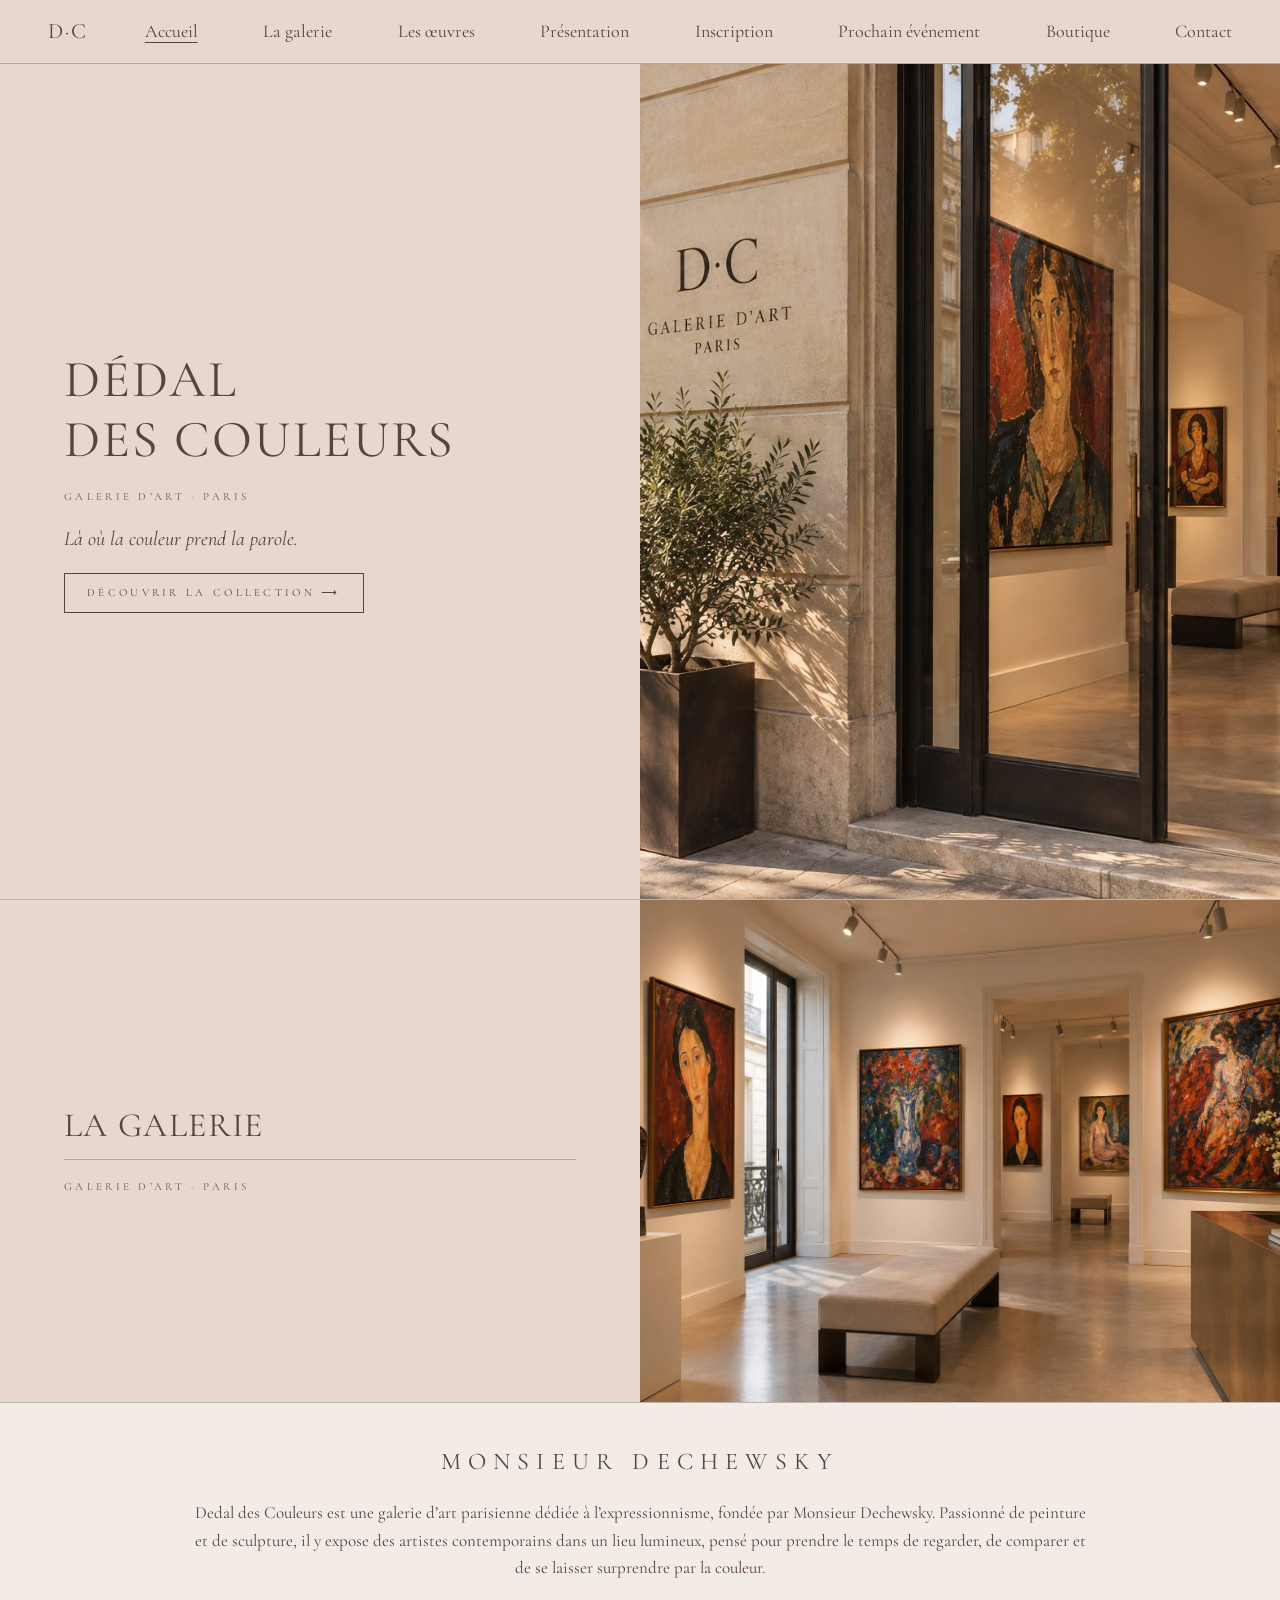
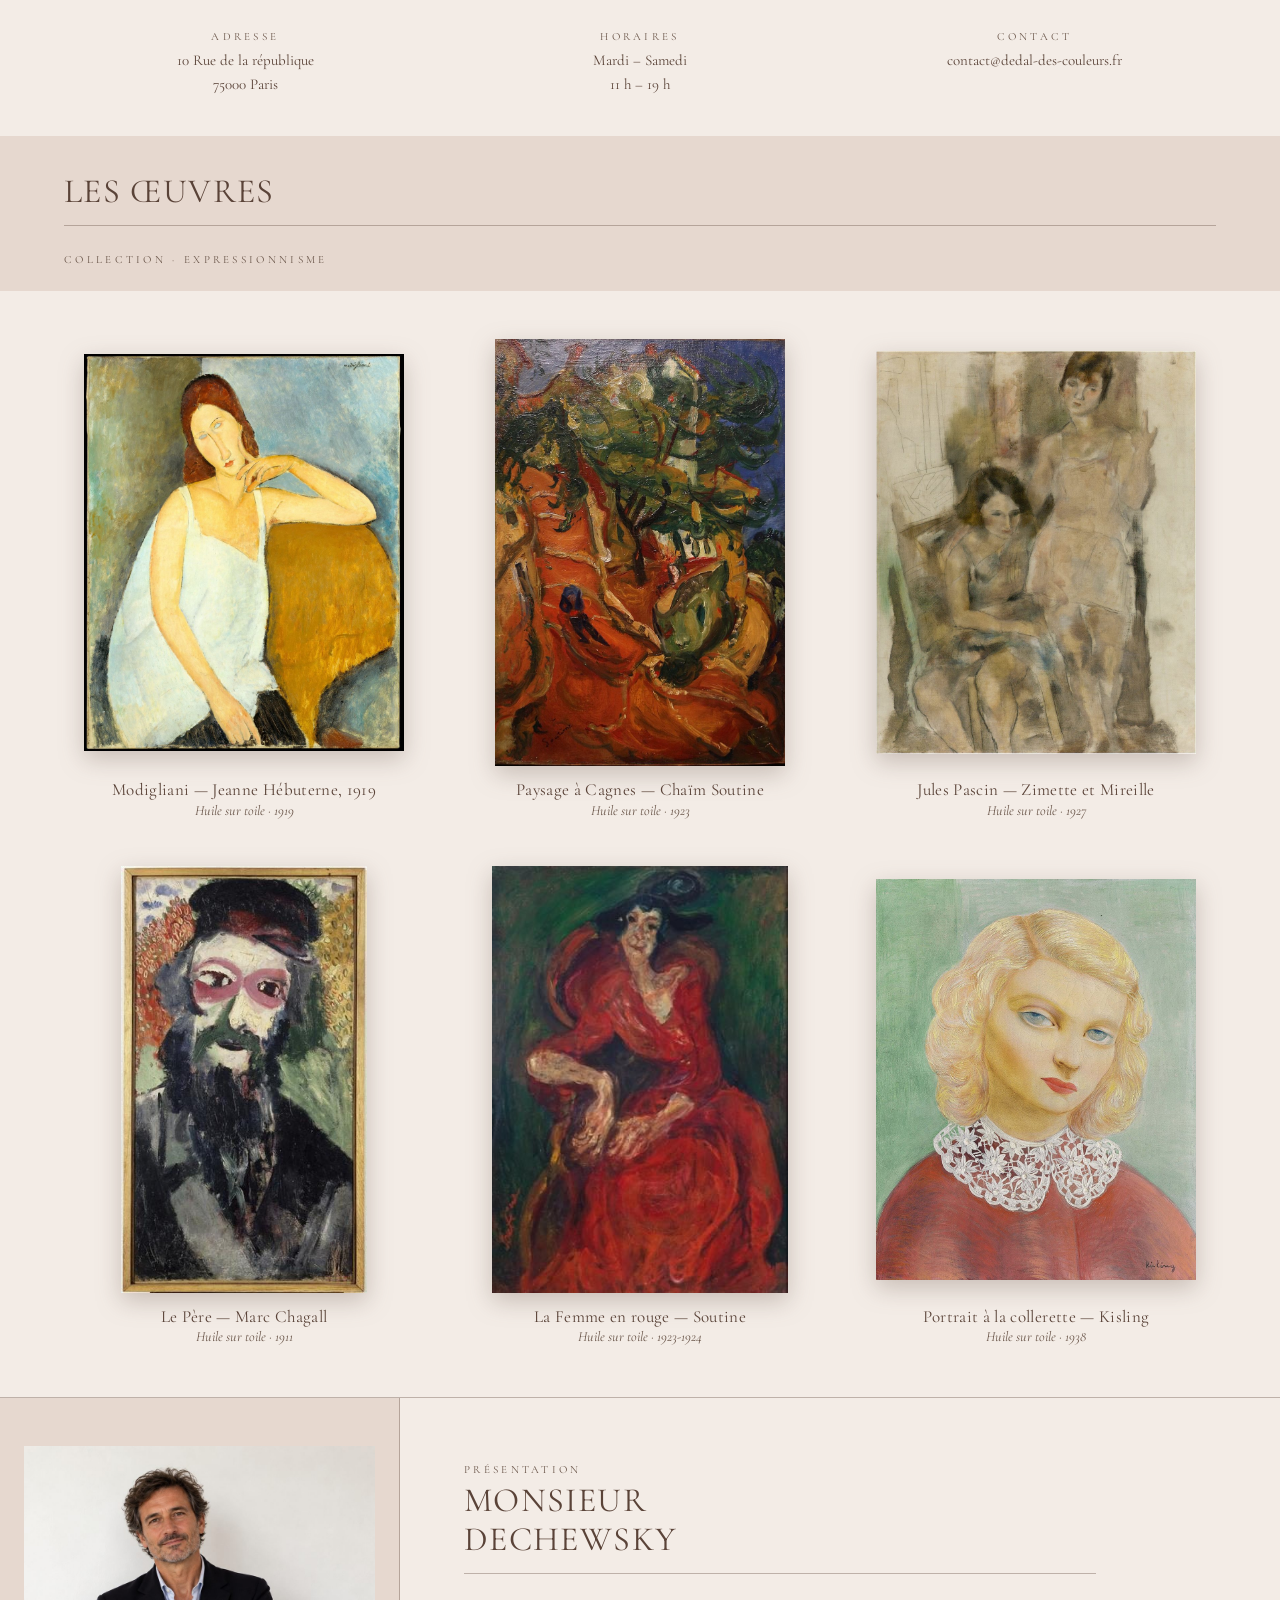
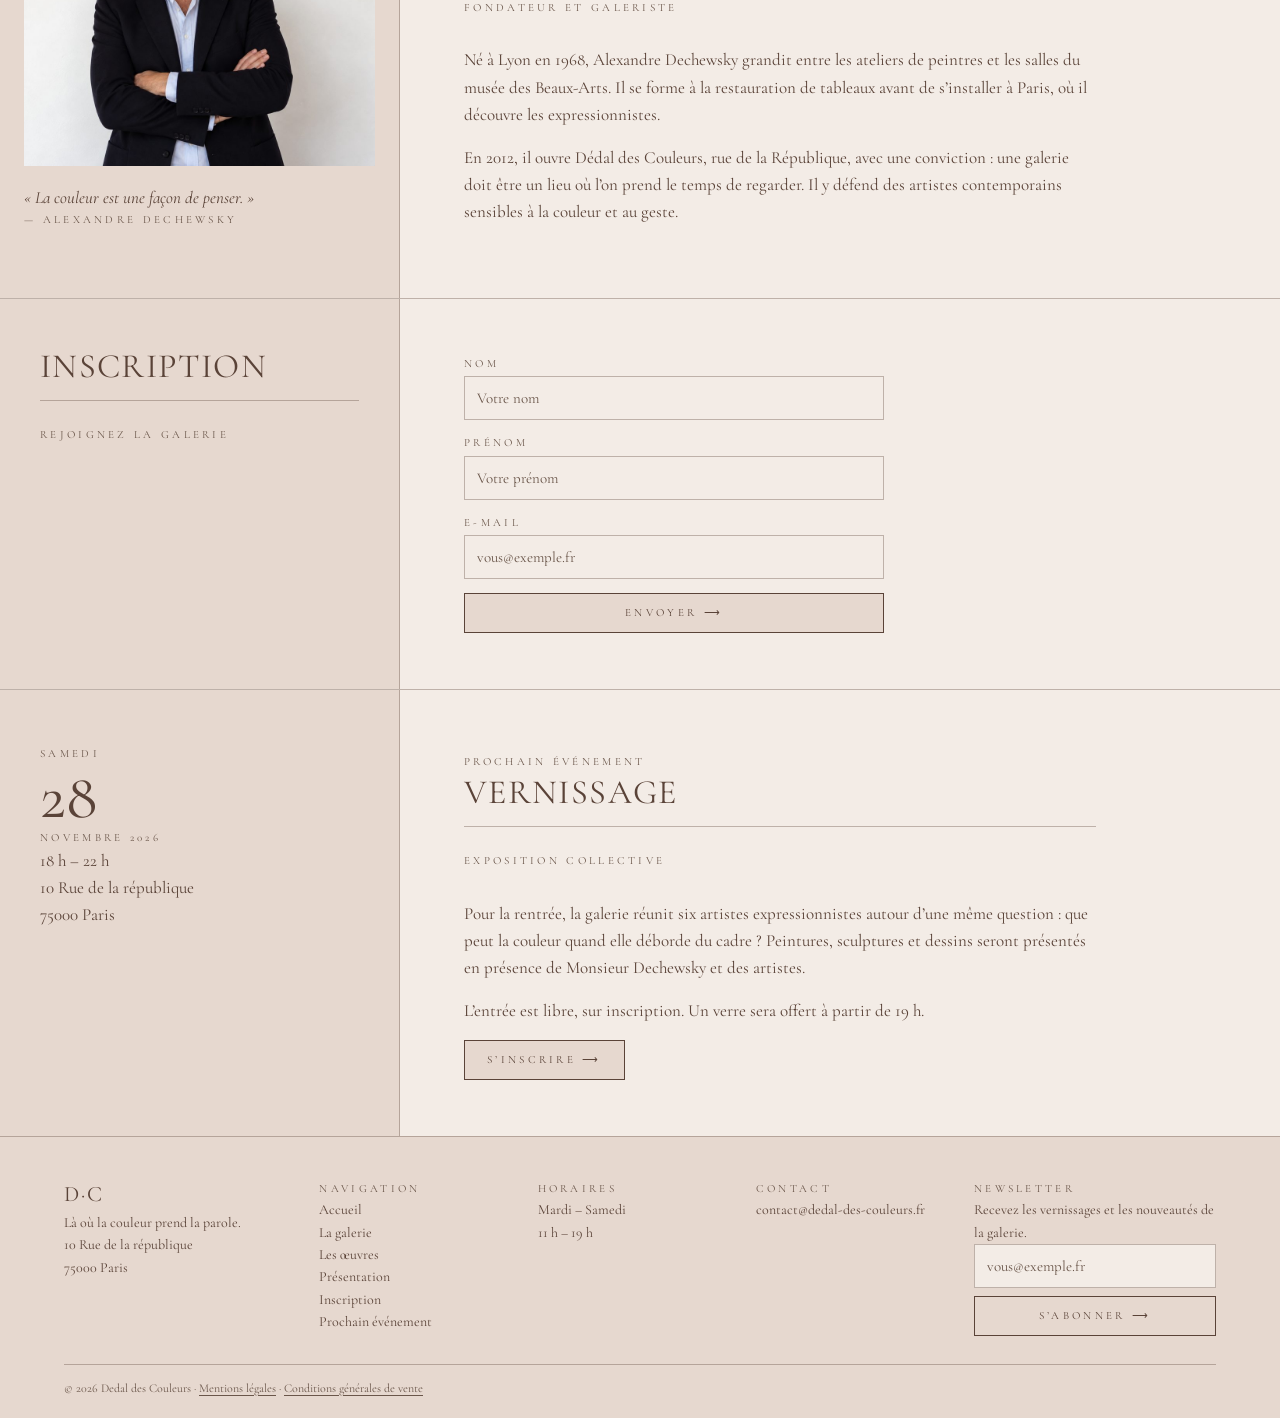
<file: index.html>
<!DOCTYPE html>
<html lang="fr">
<head>
<meta charset="UTF-8">
<meta name="viewport" content="width=device-width, initial-scale=1">
<title>Dédal des Couleurs — Galerie d’art expressionniste à Paris</title>
<meta name="description" content="Galerie d’art parisienne dédiée à l’expressionnisme : collection, vernissage du 28 novembre 2026 et œuvres originales à acquérir.">
<link rel="canonical" href="https://matlagg06.github.io/dedal-des-couleurs/index.html">
<meta property="og:type" content="website"><meta property="og:locale" content="fr_FR">
<meta property="og:title" content="Dédal des Couleurs — Galerie d’art expressionniste à Paris"><meta property="og:description" content="Galerie d’art parisienne dédiée à l’expressionnisme : collection, vernissage du 28 novembre 2026 et œuvres originales à acquérir."><meta property="og:url" content="https://matlagg06.github.io/dedal-des-couleurs/index.html">
<meta property="og:image" content="https://matlagg06.github.io/dedal-des-couleurs/images/facade-galerie.jpg">
<link rel="preconnect" href="https://fonts.googleapis.com">
<link href="https://fonts.googleapis.com/css2?family=Cormorant+Garamond:ital,wght@0,400;0,500;1,400&display=swap" rel="stylesheet">
<link rel="stylesheet" href="css/style.css">
</head>
<body>
<header class="nav">
  <a class="logo" href="index.html" aria-label="Dédal des Couleurs — accueil">D·C</a>
  <input type="checkbox" id="menu" class="menu-toggle" aria-label="Ouvrir ou fermer le menu">
  <label for="menu" class="burger"><span></span></label>
  <nav aria-label="Navigation principale"><ul><li><a href="index.html" aria-current="page">Accueil</a></li><li><a href="index.html#galerie">La galerie</a></li><li><a href="index.html#oeuvres">Les œuvres</a></li><li><a href="index.html#presentation">Présentation</a></li><li><a href="index.html#inscription">Inscription</a></li><li><a href="index.html#evenement">Prochain événement</a></li><li><a href="boutique.html">Boutique</a></li><li><a href="contact.html">Contact</a></li></ul></nav>
</header>
<main>
<section class="hero" id="accueil">
  <div class="hero-texte">
    <h1>Dédal<br>des Couleurs</h1>
    <span class="label">Galerie d’art · Paris</span>
    <p>Là où la couleur prend la parole.</p>
    <a class="btn" href="#oeuvres">Découvrir la collection ⟶</a>
  </div>
  <img class="hero-img" src="images/facade-galerie.jpg" alt="Façade de la galerie D·C, galerie d’art à Paris" width="1536" height="1024" fetchpriority="high" decoding="async">
</section>

<section id="galerie">
  <div class="galerie">
    <div class="titre"><h2>La galerie</h2><hr class="filet"><span class="label">Galerie d’art · Paris</span></div>
    <img class="img" src="images/salle-galerie.jpg" alt="Salle de la galerie avec des œuvres expressionnistes accrochées aux murs" width="1536" height="1024" loading="lazy" decoding="async">
  </div>
  <div class="infos">
    <span class="label">Monsieur Dechewsky</span>
    <p>Dedal des Couleurs est une galerie d’art parisienne dédiée à l’expressionnisme, fondée par Monsieur Dechewsky. Passionné de peinture et de sculpture, il y expose des artistes contemporains dans un lieu lumineux, pensé pour prendre le temps de regarder, de comparer et de se laisser surprendre par la couleur.</p>
  </div>
  <div class="infos-cols">
    <div><span class="label">Adresse</span><p>10 Rue de la république<br>75000 Paris</p></div>
    <div><span class="label">Horaires</span><p>Mardi – Samedi<br>11 h – 19 h</p></div>
    <div><span class="label">Contact</span><p>contact@dedal-des-couleurs.fr</p></div>
  </div>
</section>

<section id="oeuvres">
  <div class="oeuvres"><h2>Les œuvres</h2><hr class="filet"><span class="label">Collection · Expressionnisme</span></div>
  <div class="grille"><article class="carte"><img class="toile" src="images/oeuvre-1-modigliani.jpg" alt="Modigliani, Jeanne Hébuterne, 1919" width="968" height="1200" loading="lazy" decoding="async"><h3>Modigliani — Jeanne Hébuterne, 1919</h3><p class="detail">Huile sur toile · 1919</p></article><article class="carte"><img class="toile" src="images/oeuvre-2-soutine-cagnes.jpg" alt="Chaïm Soutine, Paysage à Cagnes, 1923" width="817" height="1200" loading="lazy" decoding="async"><h3>Paysage à Cagnes — Chaïm Soutine</h3><p class="detail">Huile sur toile · 1923</p></article><article class="carte"><img class="toile" src="images/oeuvre-3-pascin.jpg" alt="Jules Pascin, Zimette et Mireille, 1927" width="952" height="1200" loading="lazy" decoding="async"><h3>Jules Pascin — Zimette et Mireille</h3><p class="detail">Huile sur toile · 1927</p></article><article class="carte"><img class="toile" src="images/oeuvre-4-chagall.jpg" alt="Marc Chagall, Le Père, 1911" width="462" height="800" loading="lazy" decoding="async"><h3>Le Père — Marc Chagall</h3><p class="detail">Huile sur toile · 1911</p></article><article class="carte"><img class="toile" src="images/oeuvre-5-soutine-rouge.jpg" alt="Chaïm Soutine, La Femme en rouge, 1923-1924" width="346" height="500" loading="lazy" decoding="async"><h3>La Femme en rouge — Soutine</h3><p class="detail">Huile sur toile · 1923-1924</p></article><article class="carte"><img class="toile" src="images/oeuvre-6-kisling.jpg" alt="Moïse Kisling, Portrait à la collerette, 1938" width="958" height="1200" loading="lazy" decoding="async"><h3>Portrait à la collerette — Kisling</h3><p class="detail">Huile sur toile · 1938</p></article></div>
</section>

<section class="split split-presentation" id="presentation">
  <div class="gauche">
    <img class="portrait" src="images/dechewsky.jpg" alt="Portrait de Monsieur Dechewsky, fondateur de la galerie" width="900" height="822" loading="lazy" decoding="async">
    <p class="citation">« La couleur est une façon de penser. »</p>
    <p class="label">— Alexandre Dechewsky</p>
  </div>
  <div class="droite">
    <span class="label">Présentation</span>
    <h2>Monsieur<br>Dechewsky</h2><hr class="filet">
    <span class="label">Fondateur et galeriste</span><br><br>
    <p>Né à Lyon en 1968, Alexandre Dechewsky grandit entre les ateliers de peintres et les salles du musée des Beaux-Arts. Il se forme à la restauration de tableaux avant de s’installer à Paris, où il découvre les expressionnistes.</p>
    <p>En 2012, il ouvre Dédal des Couleurs, rue de la République, avec une conviction : une galerie doit être un lieu où l’on prend le temps de regarder. Il y défend des artistes contemporains sensibles à la couleur et au geste.</p>
  </div>
</section>

<section class="split" id="inscription">
  <div class="gauche"><h2>Inscription</h2><hr class="filet"><span class="label">Rejoignez la galerie</span></div>
  <div class="droite">
    <form>
      <label><span class="label">Nom</span><input type="text" placeholder="Votre nom" required></label>
      <label><span class="label">Prénom</span><input type="text" placeholder="Votre prénom" required></label>
      <label><span class="label">E-mail</span><input type="email" placeholder="vous@exemple.fr" required></label>
      <button class="btn" type="submit">Envoyer ⟶</button>
    </form>
  </div>
</section>

<section class="split" id="evenement">
  <div class="gauche">
    <span class="label">Samedi</span>
    <p class="date-grand">28</p>
    <p class="label">Novembre 2026</p>
    <p>18 h – 22 h<br>10 Rue de la république<br>75000 Paris</p>
  </div>
  <div class="droite">
    <span class="label">Prochain événement</span>
    <h2>Vernissage</h2><hr class="filet">
    <span class="label">Exposition collective</span><br><br>
    <p>Pour la rentrée, la galerie réunit six artistes expressionnistes autour d’une même question : que peut la couleur quand elle déborde du cadre ? Peintures, sculptures et dessins seront présentés en présence de Monsieur Dechewsky et des artistes.</p>
    <p>L’entrée est libre, sur inscription. Un verre sera offert à partir de 19 h.</p>
    <a class="btn" href="#inscription">S’inscrire ⟶</a>
  </div>
</section>


</main>
<footer>
  <div class="pied">
    <div><p class="logo">D·C</p><p>Là où la couleur prend la parole.</p><p>10 Rue de la république<br>75000 Paris</p></div>
    <div><span class="label">Navigation</span><ul><li><a href="index.html">Accueil</a></li><li><a href="index.html#galerie">La galerie</a></li><li><a href="index.html#oeuvres">Les œuvres</a></li><li><a href="index.html#presentation">Présentation</a></li><li><a href="index.html#inscription">Inscription</a></li><li><a href="index.html#evenement">Prochain événement</a></li></ul></div>
    <div><span class="label">Horaires</span><p>Mardi – Samedi<br>11 h – 19 h</p></div>
    <div><span class="label">Contact</span><p>contact@dedal-des-couleurs.fr</p></div>
    <div><span class="label">Newsletter</span><p>Recevez les vernissages et les nouveautés de la galerie.</p>
      <form><input type="email" placeholder="vous@exemple.fr" aria-label="E-mail"><button class="btn" type="submit">S’abonner ⟶</button></form></div>
  </div>
  <p class="copy">© 2026 Dedal des Couleurs · <a href="mentions-legales.html">Mentions légales</a> · <a href="cgv.html">Conditions générales de vente</a></p>
</footer>
<script type="application/ld+json">{"@context":"https://schema.org","@type":"ArtGallery","name":"Dedal des Couleurs","address":{"@type":"PostalAddress","streetAddress":"10 Rue de la république","postalCode":"75000","addressLocality":"Paris","addressCountry":"FR"},"openingHours":"Tu-Sa 11:00-19:00","email":"contact@dedal-des-couleurs.fr"}</script>
</body>
</html>
</file>
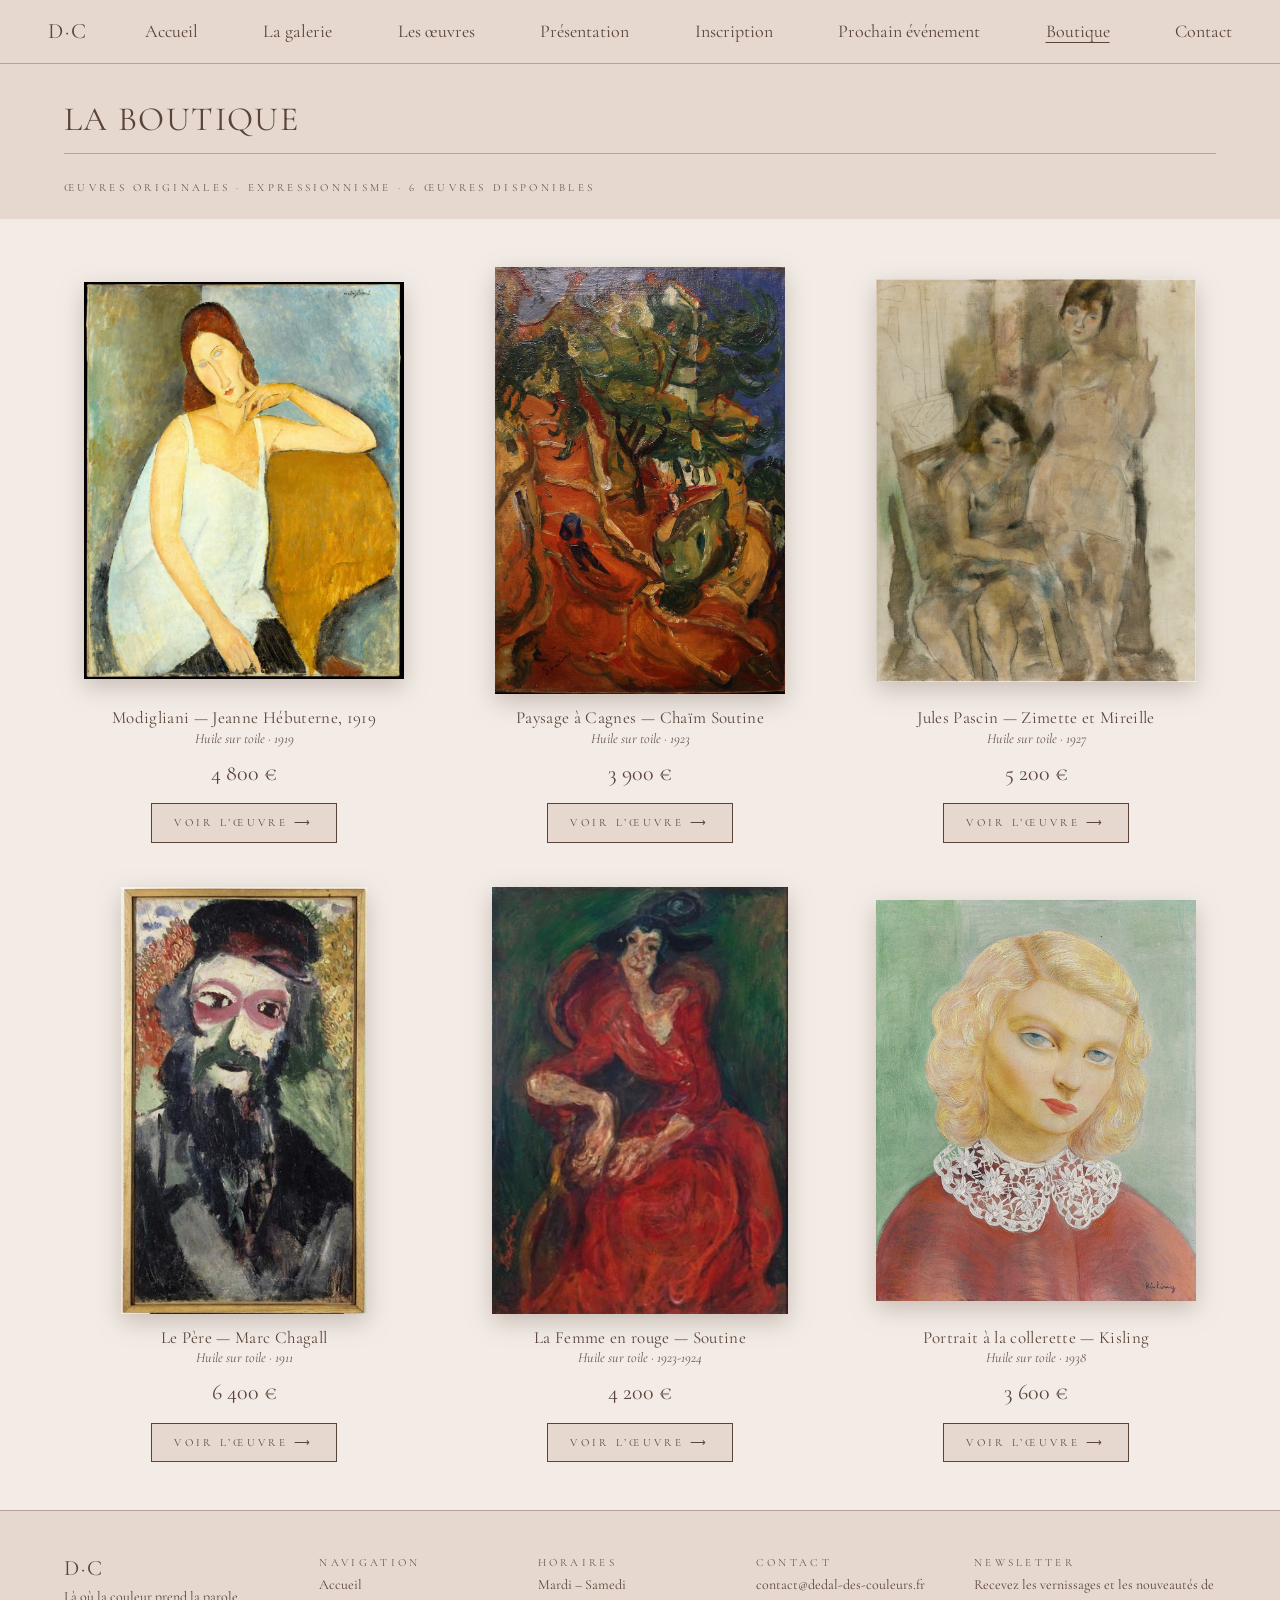
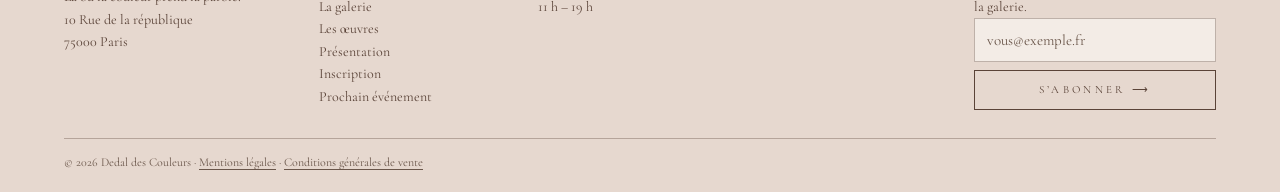
<file: boutique.html>
<!DOCTYPE html>
<html lang="fr">
<head>
<meta charset="UTF-8">
<meta name="viewport" content="width=device-width, initial-scale=1">
<title>La boutique — Œuvres originales expressionnistes | Dédal des Couleurs</title>
<meta name="description" content="Six peintures originales expressionnistes (Modigliani, Soutine, Chagall, Pascin, Kisling) avec certificat d’authenticité.">
<link rel="canonical" href="https://matlagg06.github.io/dedal-des-couleurs/boutique.html">
<meta property="og:type" content="website"><meta property="og:locale" content="fr_FR">
<meta property="og:title" content="La boutique — Œuvres originales expressionnistes | Dédal des Couleurs"><meta property="og:description" content="Six peintures originales expressionnistes (Modigliani, Soutine, Chagall, Pascin, Kisling) avec certificat d’authenticité."><meta property="og:url" content="https://matlagg06.github.io/dedal-des-couleurs/boutique.html">
<meta property="og:image" content="https://matlagg06.github.io/dedal-des-couleurs/images/facade-galerie.jpg">
<link rel="preconnect" href="https://fonts.googleapis.com">
<link href="https://fonts.googleapis.com/css2?family=Cormorant+Garamond:ital,wght@0,400;0,500;1,400&display=swap" rel="stylesheet">
<link rel="stylesheet" href="css/style.css">
</head>
<body>
<header class="nav">
  <a class="logo" href="index.html" aria-label="Dédal des Couleurs — accueil">D·C</a>
  <input type="checkbox" id="menu" class="menu-toggle" aria-label="Ouvrir ou fermer le menu">
  <label for="menu" class="burger"><span></span></label>
  <nav aria-label="Navigation principale"><ul><li><a href="index.html">Accueil</a></li><li><a href="index.html#galerie">La galerie</a></li><li><a href="index.html#oeuvres">Les œuvres</a></li><li><a href="index.html#presentation">Présentation</a></li><li><a href="index.html#inscription">Inscription</a></li><li><a href="index.html#evenement">Prochain événement</a></li><li><a href="boutique.html" aria-current="page">Boutique</a></li><li><a href="contact.html">Contact</a></li></ul></nav>
</header>
<main>
<div class="oeuvres"><h1>La boutique</h1><hr class="filet"><span class="label">Œuvres originales · Expressionnisme · 6 œuvres disponibles</span></div><div class="grille"><article class="carte"><img class="toile" src="images/oeuvre-1-modigliani.jpg" alt="Modigliani, Jeanne Hébuterne, 1919" width="968" height="1200" loading="lazy" decoding="async"><h2 class="titre-carte">Modigliani — Jeanne Hébuterne, 1919</h2><p class="detail">Huile sur toile · 1919</p><p class="prix">4 800 €</p><a class="btn" href="oeuvre-1.html">Voir l’œuvre ⟶</a></article><article class="carte"><img class="toile" src="images/oeuvre-2-soutine-cagnes.jpg" alt="Chaïm Soutine, Paysage à Cagnes, 1923" width="817" height="1200" loading="lazy" decoding="async"><h2 class="titre-carte">Paysage à Cagnes — Chaïm Soutine</h2><p class="detail">Huile sur toile · 1923</p><p class="prix">3 900 €</p><a class="btn" href="oeuvre-2.html">Voir l’œuvre ⟶</a></article><article class="carte"><img class="toile" src="images/oeuvre-3-pascin.jpg" alt="Jules Pascin, Zimette et Mireille, 1927" width="952" height="1200" loading="lazy" decoding="async"><h2 class="titre-carte">Jules Pascin — Zimette et Mireille</h2><p class="detail">Huile sur toile · 1927</p><p class="prix">5 200 €</p><a class="btn" href="oeuvre-3.html">Voir l’œuvre ⟶</a></article><article class="carte"><img class="toile" src="images/oeuvre-4-chagall.jpg" alt="Marc Chagall, Le Père, 1911" width="462" height="800" loading="lazy" decoding="async"><h2 class="titre-carte">Le Père — Marc Chagall</h2><p class="detail">Huile sur toile · 1911</p><p class="prix">6 400 €</p><a class="btn" href="oeuvre-4.html">Voir l’œuvre ⟶</a></article><article class="carte"><img class="toile" src="images/oeuvre-5-soutine-rouge.jpg" alt="Chaïm Soutine, La Femme en rouge, 1923-1924" width="346" height="500" loading="lazy" decoding="async"><h2 class="titre-carte">La Femme en rouge — Soutine</h2><p class="detail">Huile sur toile · 1923-1924</p><p class="prix">4 200 €</p><a class="btn" href="oeuvre-5.html">Voir l’œuvre ⟶</a></article><article class="carte"><img class="toile" src="images/oeuvre-6-kisling.jpg" alt="Moïse Kisling, Portrait à la collerette, 1938" width="958" height="1200" loading="lazy" decoding="async"><h2 class="titre-carte">Portrait à la collerette — Kisling</h2><p class="detail">Huile sur toile · 1938</p><p class="prix">3 600 €</p><a class="btn" href="oeuvre-6.html">Voir l’œuvre ⟶</a></article></div>
</main>
<footer>
  <div class="pied">
    <div><p class="logo">D·C</p><p>Là où la couleur prend la parole.</p><p>10 Rue de la république<br>75000 Paris</p></div>
    <div><span class="label">Navigation</span><ul><li><a href="index.html">Accueil</a></li><li><a href="index.html#galerie">La galerie</a></li><li><a href="index.html#oeuvres">Les œuvres</a></li><li><a href="index.html#presentation">Présentation</a></li><li><a href="index.html#inscription">Inscription</a></li><li><a href="index.html#evenement">Prochain événement</a></li></ul></div>
    <div><span class="label">Horaires</span><p>Mardi – Samedi<br>11 h – 19 h</p></div>
    <div><span class="label">Contact</span><p>contact@dedal-des-couleurs.fr</p></div>
    <div><span class="label">Newsletter</span><p>Recevez les vernissages et les nouveautés de la galerie.</p>
      <form><input type="email" placeholder="vous@exemple.fr" aria-label="E-mail"><button class="btn" type="submit">S’abonner ⟶</button></form></div>
  </div>
  <p class="copy">© 2026 Dedal des Couleurs · <a href="mentions-legales.html">Mentions légales</a> · <a href="cgv.html">Conditions générales de vente</a></p>
</footer>
</body>
</html>
</file>
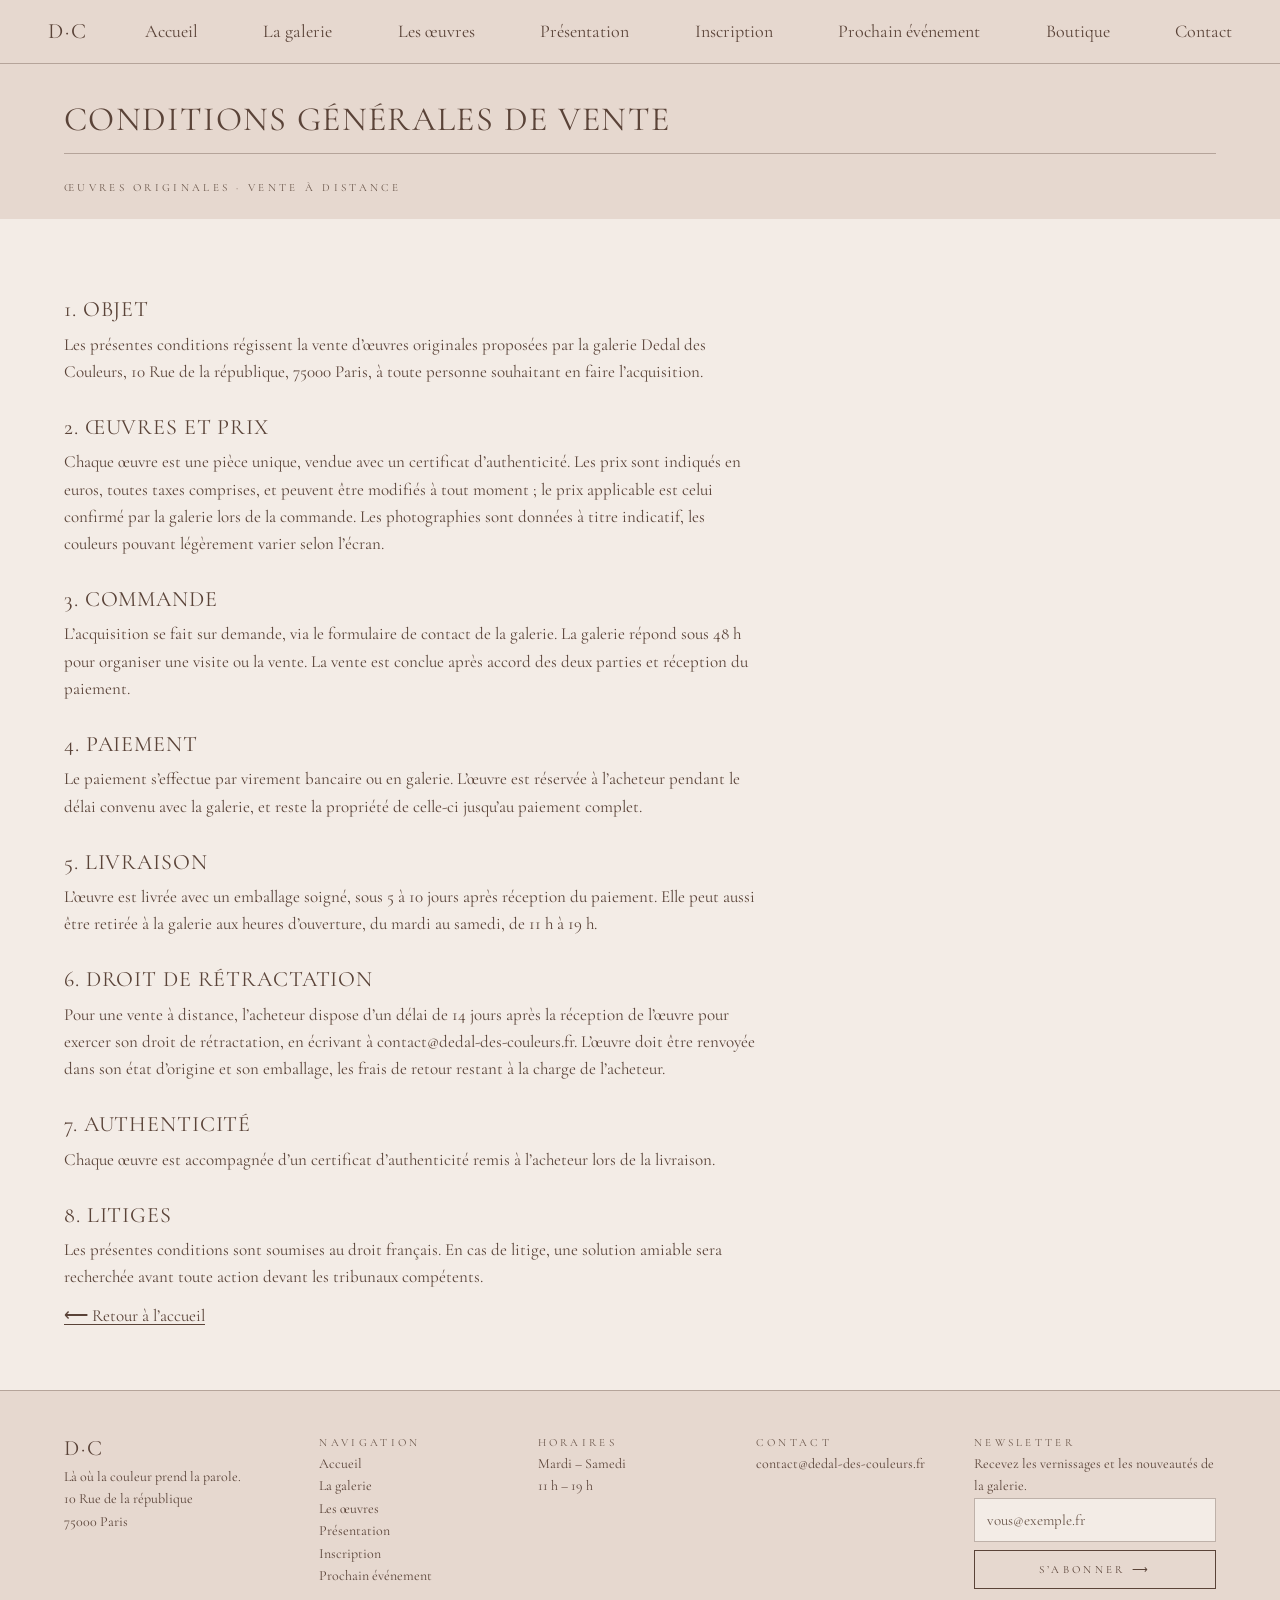
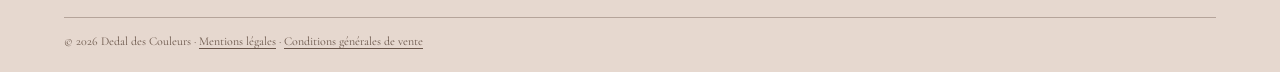
<file: cgv.html>
<!DOCTYPE html>
<html lang="fr">
<head>
<meta charset="UTF-8">
<meta name="viewport" content="width=device-width, initial-scale=1">
<title>Conditions générales de vente | Dedal des Couleurs</title>
<meta name="description" content="Conditions générales de vente de la galerie Dedal des Couleurs : prix, commande, paiement, livraison, rétractation et authenticité des œuvres.">
<link rel="canonical" href="https://matlagg06.github.io/dedal-des-couleurs/cgv.html">
<meta property="og:type" content="website"><meta property="og:locale" content="fr_FR">
<meta property="og:title" content="Conditions générales de vente | Dedal des Couleurs"><meta property="og:description" content="Conditions générales de vente de la galerie Dedal des Couleurs : prix, commande, paiement, livraison, rétractation et authenticité des œuvres."><meta property="og:url" content="https://matlagg06.github.io/dedal-des-couleurs/cgv.html">
<meta property="og:image" content="https://matlagg06.github.io/dedal-des-couleurs/images/facade-galerie.jpg">
<link rel="preconnect" href="https://fonts.googleapis.com">
<link href="https://fonts.googleapis.com/css2?family=Cormorant+Garamond:ital,wght@0,400;0,500;1,400&display=swap" rel="stylesheet">
<link rel="stylesheet" href="css/style.css">
</head>
<body>
<header class="nav">
  <a class="logo" href="index.html" aria-label="Dédal des Couleurs — accueil">D·C</a>
  <input type="checkbox" id="menu" class="menu-toggle" aria-label="Ouvrir ou fermer le menu">
  <label for="menu" class="burger"><span></span></label>
  <nav aria-label="Navigation principale"><ul><li><a href="index.html">Accueil</a></li><li><a href="index.html#galerie">La galerie</a></li><li><a href="index.html#oeuvres">Les œuvres</a></li><li><a href="index.html#presentation">Présentation</a></li><li><a href="index.html#inscription">Inscription</a></li><li><a href="index.html#evenement">Prochain événement</a></li><li><a href="boutique.html">Boutique</a></li><li><a href="contact.html">Contact</a></li></ul></nav>
</header>
<main>
<div class="oeuvres"><h1>Conditions générales de vente</h1><hr class="filet"><span class="label">Œuvres originales · Vente à distance</span></div>
<div class="mentions">
  <h2>1. Objet</h2>
  <p>Les présentes conditions régissent la vente d’œuvres originales proposées par la galerie Dedal des Couleurs, 10 Rue de la république, 75000 Paris, à toute personne souhaitant en faire l’acquisition.</p>
  <h2>2. Œuvres et prix</h2>
  <p>Chaque œuvre est une pièce unique, vendue avec un certificat d’authenticité. Les prix sont indiqués en euros, toutes taxes comprises, et peuvent être modifiés à tout moment ; le prix applicable est celui confirmé par la galerie lors de la commande. Les photographies sont données à titre indicatif, les couleurs pouvant légèrement varier selon l’écran.</p>
  <h2>3. Commande</h2>
  <p>L’acquisition se fait sur demande, via le formulaire de contact de la galerie. La galerie répond sous 48 h pour organiser une visite ou la vente. La vente est conclue après accord des deux parties et réception du paiement.</p>
  <h2>4. Paiement</h2>
  <p>Le paiement s’effectue par virement bancaire ou en galerie. L’œuvre est réservée à l’acheteur pendant le délai convenu avec la galerie, et reste la propriété de celle-ci jusqu’au paiement complet.</p>
  <h2>5. Livraison</h2>
  <p>L’œuvre est livrée avec un emballage soigné, sous 5 à 10 jours après réception du paiement. Elle peut aussi être retirée à la galerie aux heures d’ouverture, du mardi au samedi, de 11 h à 19 h.</p>
  <h2>6. Droit de rétractation</h2>
  <p>Pour une vente à distance, l’acheteur dispose d’un délai de 14 jours après la réception de l’œuvre pour exercer son droit de rétractation, en écrivant à contact@dedal-des-couleurs.fr. L’œuvre doit être renvoyée dans son état d’origine et son emballage, les frais de retour restant à la charge de l’acheteur.</p>
  <h2>7. Authenticité</h2>
  <p>Chaque œuvre est accompagnée d’un certificat d’authenticité remis à l’acheteur lors de la livraison.</p>
  <h2>8. Litiges</h2>
  <p>Les présentes conditions sont soumises au droit français. En cas de litige, une solution amiable sera recherchée avant toute action devant les tribunaux compétents.</p>
  <p><a href="index.html">⟵ Retour à l’accueil</a></p>
</div>
</main>
<footer>
  <div class="pied">
    <div><p class="logo">D·C</p><p>Là où la couleur prend la parole.</p><p>10 Rue de la république<br>75000 Paris</p></div>
    <div><span class="label">Navigation</span><ul><li><a href="index.html">Accueil</a></li><li><a href="index.html#galerie">La galerie</a></li><li><a href="index.html#oeuvres">Les œuvres</a></li><li><a href="index.html#presentation">Présentation</a></li><li><a href="index.html#inscription">Inscription</a></li><li><a href="index.html#evenement">Prochain événement</a></li></ul></div>
    <div><span class="label">Horaires</span><p>Mardi – Samedi<br>11 h – 19 h</p></div>
    <div><span class="label">Contact</span><p>contact@dedal-des-couleurs.fr</p></div>
    <div><span class="label">Newsletter</span><p>Recevez les vernissages et les nouveautés de la galerie.</p>
      <form><input type="email" placeholder="vous@exemple.fr" aria-label="E-mail"><button class="btn" type="submit">S’abonner ⟶</button></form></div>
  </div>
  <p class="copy">© 2026 Dedal des Couleurs · <a href="mentions-legales.html">Mentions légales</a> · <a href="cgv.html">Conditions générales de vente</a></p>
</footer>
</body>
</html>
</file>
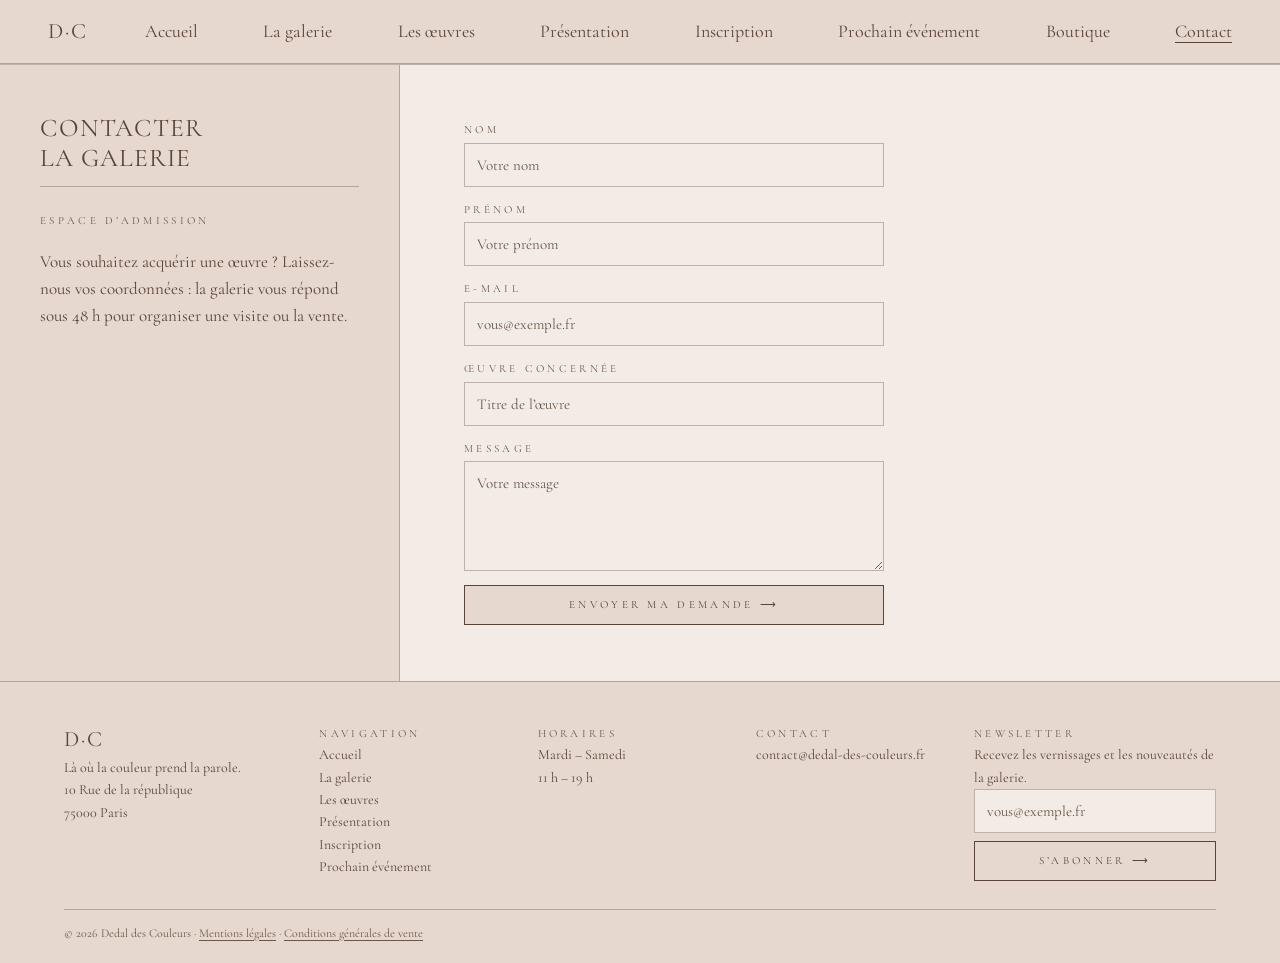
<file: contact.html>
<!DOCTYPE html>
<html lang="fr">
<head>
<meta charset="UTF-8">
<meta name="viewport" content="width=device-width, initial-scale=1">
<title>Contacter la galerie — Acquérir une œuvre | Dédal des Couleurs</title>
<meta name="description" content="Vous souhaitez acquérir une œuvre ? Écrivez à la galerie Dédal des Couleurs : réponse sous 48 h pour une visite ou une vente.">
<link rel="canonical" href="https://matlagg06.github.io/dedal-des-couleurs/contact.html">
<meta property="og:type" content="website"><meta property="og:locale" content="fr_FR">
<meta property="og:title" content="Contacter la galerie — Acquérir une œuvre | Dédal des Couleurs"><meta property="og:description" content="Vous souhaitez acquérir une œuvre ? Écrivez à la galerie Dédal des Couleurs : réponse sous 48 h pour une visite ou une vente."><meta property="og:url" content="https://matlagg06.github.io/dedal-des-couleurs/contact.html">
<meta property="og:image" content="https://matlagg06.github.io/dedal-des-couleurs/images/facade-galerie.jpg">
<link rel="preconnect" href="https://fonts.googleapis.com">
<link href="https://fonts.googleapis.com/css2?family=Cormorant+Garamond:ital,wght@0,400;0,500;1,400&display=swap" rel="stylesheet">
<link rel="stylesheet" href="css/style.css">
</head>
<body>
<header class="nav">
  <a class="logo" href="index.html" aria-label="Dédal des Couleurs — accueil">D·C</a>
  <input type="checkbox" id="menu" class="menu-toggle" aria-label="Ouvrir ou fermer le menu">
  <label for="menu" class="burger"><span></span></label>
  <nav aria-label="Navigation principale"><ul><li><a href="index.html">Accueil</a></li><li><a href="index.html#galerie">La galerie</a></li><li><a href="index.html#oeuvres">Les œuvres</a></li><li><a href="index.html#presentation">Présentation</a></li><li><a href="index.html#inscription">Inscription</a></li><li><a href="index.html#evenement">Prochain événement</a></li><li><a href="boutique.html">Boutique</a></li><li><a href="contact.html" aria-current="page">Contact</a></li></ul></nav>
</header>
<main>
<section class="split" id="contact">
  <div class="gauche">
    <h1>Contacter<br>la galerie</h1><hr class="filet"><span class="label">Espace d’admission</span>
    <p class="intro-form">Vous souhaitez acquérir une œuvre ? Laissez-nous vos coordonnées : la galerie vous répond sous 48 h pour organiser une visite ou la vente.</p>
  </div>
  <div class="droite">
    <form>
      <label><span class="label">Nom</span><input type="text" placeholder="Votre nom" required></label>
      <label><span class="label">Prénom</span><input type="text" placeholder="Votre prénom" required></label>
      <label><span class="label">E-mail</span><input type="email" placeholder="vous@exemple.fr" required></label>
      <label><span class="label">Œuvre concernée</span><input type="text" placeholder="Titre de l’œuvre"></label>
      <label><span class="label">Message</span><textarea placeholder="Votre message"></textarea></label>
      <button class="btn" type="submit">Envoyer ma demande ⟶</button>
    </form>
  </div>
</section>

</main>
<footer>
  <div class="pied">
    <div><p class="logo">D·C</p><p>Là où la couleur prend la parole.</p><p>10 Rue de la république<br>75000 Paris</p></div>
    <div><span class="label">Navigation</span><ul><li><a href="index.html">Accueil</a></li><li><a href="index.html#galerie">La galerie</a></li><li><a href="index.html#oeuvres">Les œuvres</a></li><li><a href="index.html#presentation">Présentation</a></li><li><a href="index.html#inscription">Inscription</a></li><li><a href="index.html#evenement">Prochain événement</a></li></ul></div>
    <div><span class="label">Horaires</span><p>Mardi – Samedi<br>11 h – 19 h</p></div>
    <div><span class="label">Contact</span><p>contact@dedal-des-couleurs.fr</p></div>
    <div><span class="label">Newsletter</span><p>Recevez les vernissages et les nouveautés de la galerie.</p>
      <form><input type="email" placeholder="vous@exemple.fr" aria-label="E-mail"><button class="btn" type="submit">S’abonner ⟶</button></form></div>
  </div>
  <p class="copy">© 2026 Dedal des Couleurs · <a href="mentions-legales.html">Mentions légales</a> · <a href="cgv.html">Conditions générales de vente</a></p>
</footer>
</body>
</html>
</file>
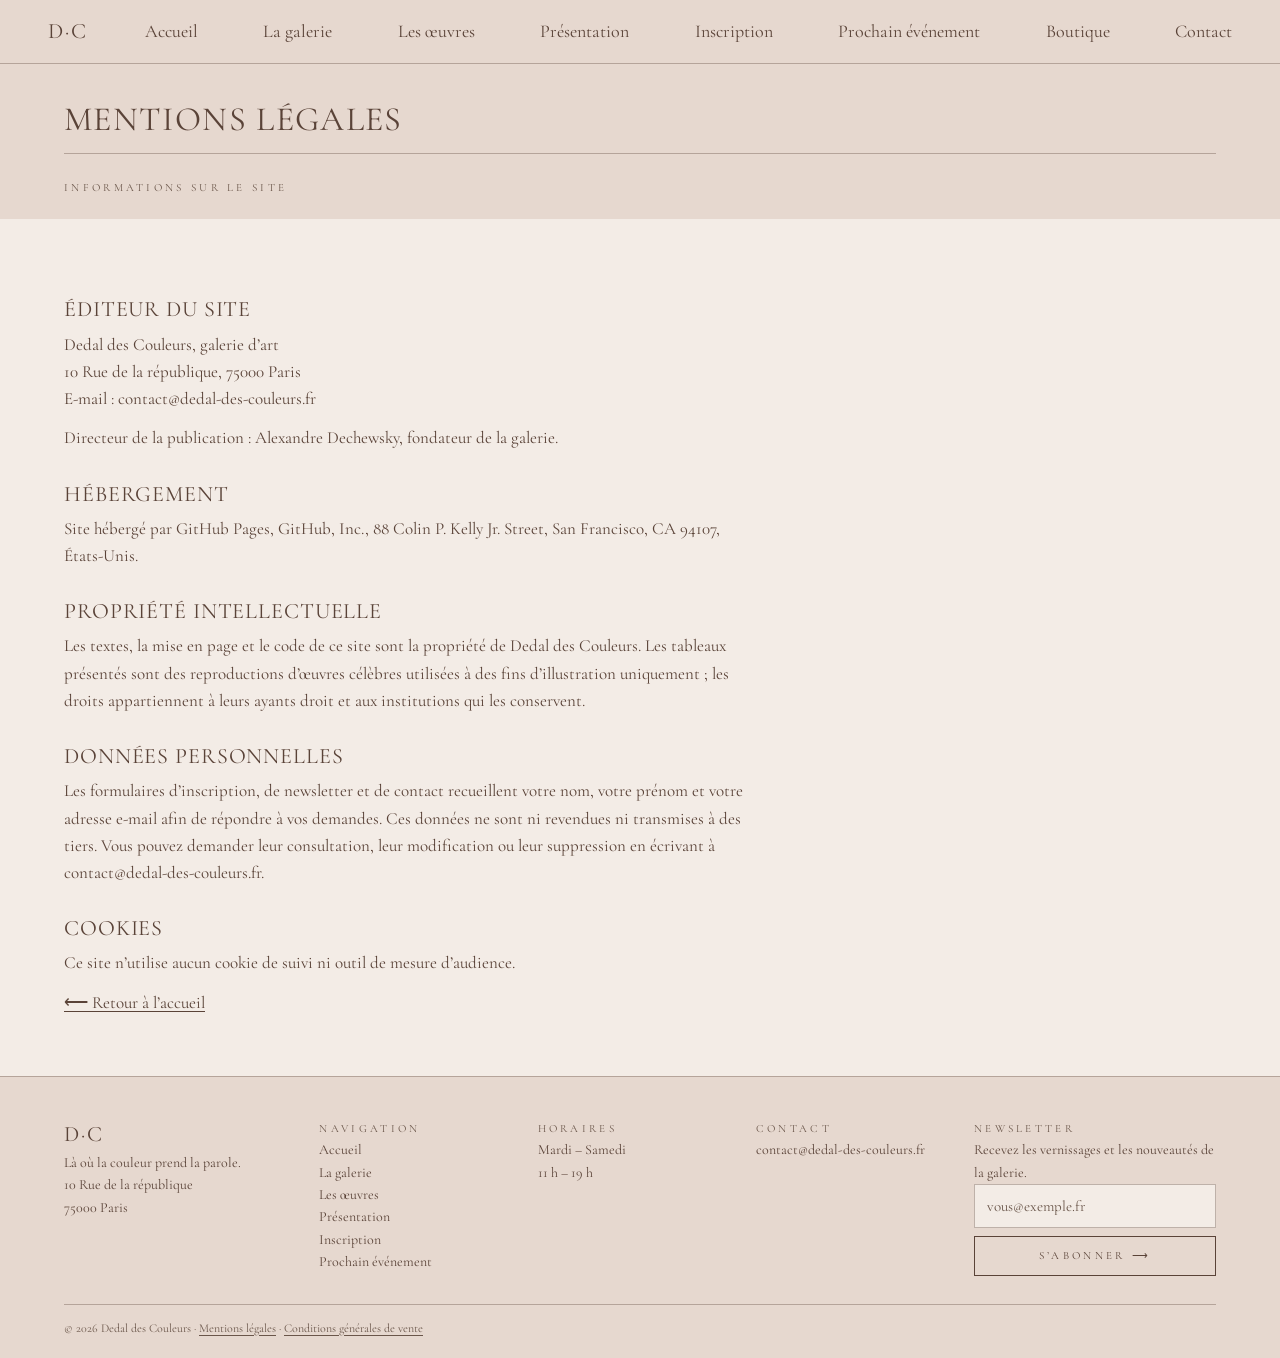
<file: mentions-legales.html>
<!DOCTYPE html>
<html lang="fr">
<head>
<meta charset="UTF-8">
<meta name="viewport" content="width=device-width, initial-scale=1">
<title>Mentions légales | Dedal des Couleurs</title>
<meta name="description" content="Mentions légales du site Dedal des Couleurs : éditeur, hébergeur, données personnelles et propriété intellectuelle.">
<link rel="canonical" href="https://matlagg06.github.io/dedal-des-couleurs/mentions-legales.html">
<meta property="og:type" content="website"><meta property="og:locale" content="fr_FR">
<meta property="og:title" content="Mentions légales | Dedal des Couleurs"><meta property="og:description" content="Mentions légales du site Dedal des Couleurs : éditeur, hébergeur, données personnelles et propriété intellectuelle."><meta property="og:url" content="https://matlagg06.github.io/dedal-des-couleurs/mentions-legales.html">
<meta property="og:image" content="https://matlagg06.github.io/dedal-des-couleurs/images/facade-galerie.jpg">
<link rel="preconnect" href="https://fonts.googleapis.com">
<link href="https://fonts.googleapis.com/css2?family=Cormorant+Garamond:ital,wght@0,400;0,500;1,400&display=swap" rel="stylesheet">
<link rel="stylesheet" href="css/style.css">
</head>
<body>
<header class="nav">
  <a class="logo" href="index.html" aria-label="Dédal des Couleurs — accueil">D·C</a>
  <input type="checkbox" id="menu" class="menu-toggle" aria-label="Ouvrir ou fermer le menu">
  <label for="menu" class="burger"><span></span></label>
  <nav aria-label="Navigation principale"><ul><li><a href="index.html">Accueil</a></li><li><a href="index.html#galerie">La galerie</a></li><li><a href="index.html#oeuvres">Les œuvres</a></li><li><a href="index.html#presentation">Présentation</a></li><li><a href="index.html#inscription">Inscription</a></li><li><a href="index.html#evenement">Prochain événement</a></li><li><a href="boutique.html">Boutique</a></li><li><a href="contact.html">Contact</a></li></ul></nav>
</header>
<main>
<div class="oeuvres"><h1>Mentions légales</h1><hr class="filet"><span class="label">Informations sur le site</span></div>
<div class="mentions">
  <h2>Éditeur du site</h2>
  <p>Dedal des Couleurs, galerie d’art<br>10 Rue de la république, 75000 Paris<br>E-mail : contact@dedal-des-couleurs.fr</p>
  <p>Directeur de la publication : Alexandre Dechewsky, fondateur de la galerie.</p>
  <h2>Hébergement</h2>
  <p>Site hébergé par GitHub Pages, GitHub, Inc., 88 Colin P. Kelly Jr. Street, San Francisco, CA 94107, États-Unis.</p>
  <h2>Propriété intellectuelle</h2>
  <p>Les textes, la mise en page et le code de ce site sont la propriété de Dedal des Couleurs. Les tableaux présentés sont des reproductions d’œuvres célèbres utilisées à des fins d’illustration uniquement ; les droits appartiennent à leurs ayants droit et aux institutions qui les conservent.</p>
  <h2>Données personnelles</h2>
  <p>Les formulaires d’inscription, de newsletter et de contact recueillent votre nom, votre prénom et votre adresse e-mail afin de répondre à vos demandes. Ces données ne sont ni revendues ni transmises à des tiers. Vous pouvez demander leur consultation, leur modification ou leur suppression en écrivant à contact@dedal-des-couleurs.fr.</p>
  <h2>Cookies</h2>
  <p>Ce site n’utilise aucun cookie de suivi ni outil de mesure d’audience.</p>
  <p><a href="index.html">⟵ Retour à l’accueil</a></p>
</div>
</main>
<footer>
  <div class="pied">
    <div><p class="logo">D·C</p><p>Là où la couleur prend la parole.</p><p>10 Rue de la république<br>75000 Paris</p></div>
    <div><span class="label">Navigation</span><ul><li><a href="index.html">Accueil</a></li><li><a href="index.html#galerie">La galerie</a></li><li><a href="index.html#oeuvres">Les œuvres</a></li><li><a href="index.html#presentation">Présentation</a></li><li><a href="index.html#inscription">Inscription</a></li><li><a href="index.html#evenement">Prochain événement</a></li></ul></div>
    <div><span class="label">Horaires</span><p>Mardi – Samedi<br>11 h – 19 h</p></div>
    <div><span class="label">Contact</span><p>contact@dedal-des-couleurs.fr</p></div>
    <div><span class="label">Newsletter</span><p>Recevez les vernissages et les nouveautés de la galerie.</p>
      <form><input type="email" placeholder="vous@exemple.fr" aria-label="E-mail"><button class="btn" type="submit">S’abonner ⟶</button></form></div>
  </div>
  <p class="copy">© 2026 Dedal des Couleurs · <a href="mentions-legales.html">Mentions légales</a> · <a href="cgv.html">Conditions générales de vente</a></p>
</footer>
</body>
</html>
</file>
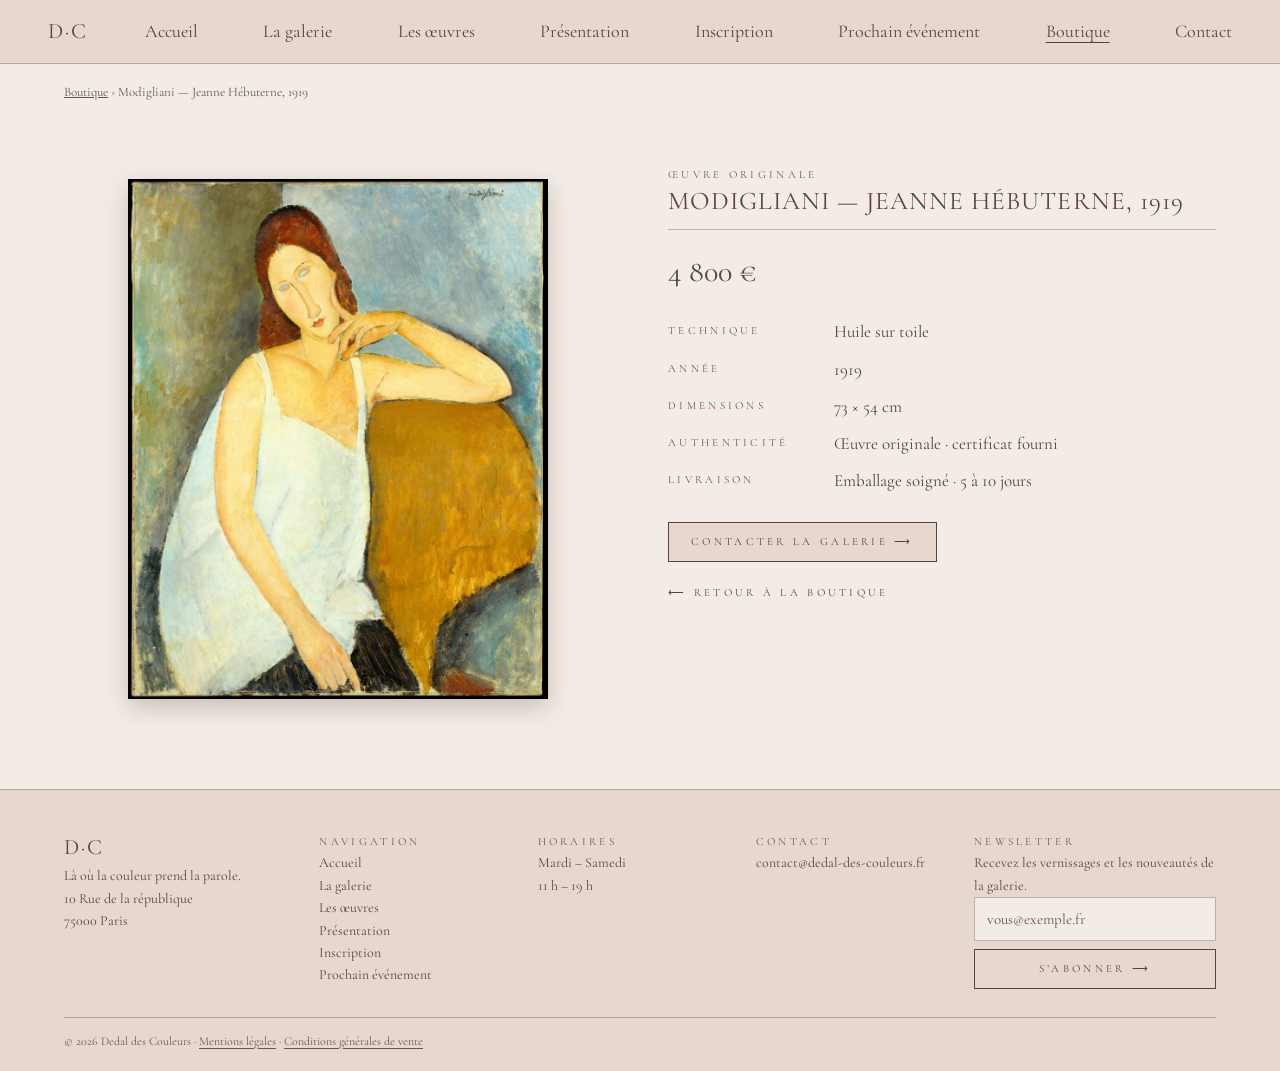
<file: oeuvre-1.html>
<!DOCTYPE html>
<html lang="fr">
<head>
<meta charset="UTF-8">
<meta name="viewport" content="width=device-width, initial-scale=1">
<title>Modigliani — Jeanne Hébuterne, 1919 — 4 800 € | Dédal des Couleurs</title>
<meta name="description" content="Modigliani — Jeanne Hébuterne, 1919 : huile sur toile, 1919, 73 × 54 cm. Œuvre originale avec certificat, 4 800 €.">
<link rel="canonical" href="https://matlagg06.github.io/dedal-des-couleurs/oeuvre-1.html">
<meta property="og:type" content="website"><meta property="og:locale" content="fr_FR">
<meta property="og:title" content="Modigliani — Jeanne Hébuterne, 1919 — 4 800 € | Dédal des Couleurs"><meta property="og:description" content="Modigliani — Jeanne Hébuterne, 1919 : huile sur toile, 1919, 73 × 54 cm. Œuvre originale avec certificat, 4 800 €."><meta property="og:url" content="https://matlagg06.github.io/dedal-des-couleurs/oeuvre-1.html">
<meta property="og:image" content="https://matlagg06.github.io/dedal-des-couleurs/images/facade-galerie.jpg">
<link rel="preconnect" href="https://fonts.googleapis.com">
<link href="https://fonts.googleapis.com/css2?family=Cormorant+Garamond:ital,wght@0,400;0,500;1,400&display=swap" rel="stylesheet">
<link rel="stylesheet" href="css/style.css">
</head>
<body>
<header class="nav">
  <a class="logo" href="index.html" aria-label="Dédal des Couleurs — accueil">D·C</a>
  <input type="checkbox" id="menu" class="menu-toggle" aria-label="Ouvrir ou fermer le menu">
  <label for="menu" class="burger"><span></span></label>
  <nav aria-label="Navigation principale"><ul><li><a href="index.html">Accueil</a></li><li><a href="index.html#galerie">La galerie</a></li><li><a href="index.html#oeuvres">Les œuvres</a></li><li><a href="index.html#presentation">Présentation</a></li><li><a href="index.html#inscription">Inscription</a></li><li><a href="index.html#evenement">Prochain événement</a></li><li><a href="boutique.html" aria-current="page">Boutique</a></li><li><a href="contact.html">Contact</a></li></ul></nav>
</header>
<main>
<nav class="fil" aria-label="Fil d’Ariane"><a href="boutique.html">Boutique</a> › Modigliani — Jeanne Hébuterne, 1919</nav>
<article class="produit">
  <img class="toile" src="images/oeuvre-1-modigliani.jpg" alt="Modigliani, Jeanne Hébuterne, 1919" width="968" height="1200" loading="lazy" decoding="async">
  <div>
    <span class="label">Œuvre originale</span>
    <h1>Modigliani — Jeanne Hébuterne, 1919</h1><hr class="filet">
    <p class="prix">4 800 €</p>
    <dl><dt>Technique</dt><dd>Huile sur toile</dd><dt>Année</dt><dd>1919</dd><dt>Dimensions</dt><dd>73 × 54 cm</dd>
    <dt>Authenticité</dt><dd>Œuvre originale · certificat fourni</dd><dt>Livraison</dt><dd>Emballage soigné · 5 à 10 jours</dd></dl>
    <a class="btn" href="contact.html">Contacter la galerie ⟶</a><br>
    <a class="retour" href="boutique.html">⟵ Retour à la boutique</a>
  </div>
</article>
</main>
<footer>
  <div class="pied">
    <div><p class="logo">D·C</p><p>Là où la couleur prend la parole.</p><p>10 Rue de la république<br>75000 Paris</p></div>
    <div><span class="label">Navigation</span><ul><li><a href="index.html">Accueil</a></li><li><a href="index.html#galerie">La galerie</a></li><li><a href="index.html#oeuvres">Les œuvres</a></li><li><a href="index.html#presentation">Présentation</a></li><li><a href="index.html#inscription">Inscription</a></li><li><a href="index.html#evenement">Prochain événement</a></li></ul></div>
    <div><span class="label">Horaires</span><p>Mardi – Samedi<br>11 h – 19 h</p></div>
    <div><span class="label">Contact</span><p>contact@dedal-des-couleurs.fr</p></div>
    <div><span class="label">Newsletter</span><p>Recevez les vernissages et les nouveautés de la galerie.</p>
      <form><input type="email" placeholder="vous@exemple.fr" aria-label="E-mail"><button class="btn" type="submit">S’abonner ⟶</button></form></div>
  </div>
  <p class="copy">© 2026 Dedal des Couleurs · <a href="mentions-legales.html">Mentions légales</a> · <a href="cgv.html">Conditions générales de vente</a></p>
</footer>
</body>
</html>
</file>
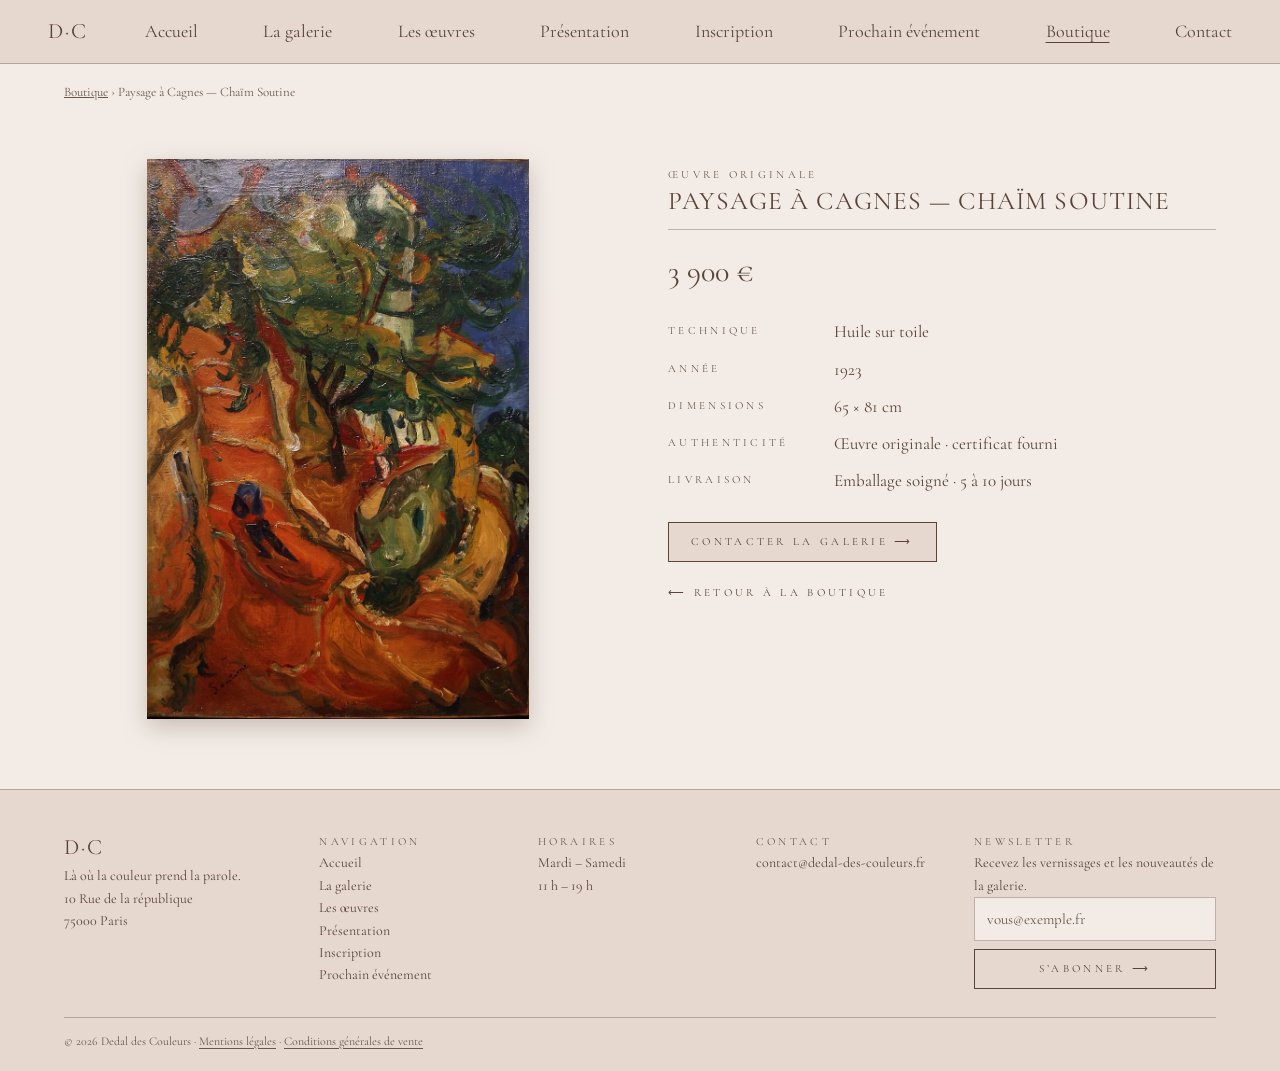
<file: oeuvre-2.html>
<!DOCTYPE html>
<html lang="fr">
<head>
<meta charset="UTF-8">
<meta name="viewport" content="width=device-width, initial-scale=1">
<title>Paysage à Cagnes — Chaïm Soutine — 3 900 € | Dédal des Couleurs</title>
<meta name="description" content="Paysage à Cagnes — Chaïm Soutine : huile sur toile, 1923, 65 × 81 cm. Œuvre originale avec certificat, 3 900 €.">
<link rel="canonical" href="https://matlagg06.github.io/dedal-des-couleurs/oeuvre-2.html">
<meta property="og:type" content="website"><meta property="og:locale" content="fr_FR">
<meta property="og:title" content="Paysage à Cagnes — Chaïm Soutine — 3 900 € | Dédal des Couleurs"><meta property="og:description" content="Paysage à Cagnes — Chaïm Soutine : huile sur toile, 1923, 65 × 81 cm. Œuvre originale avec certificat, 3 900 €."><meta property="og:url" content="https://matlagg06.github.io/dedal-des-couleurs/oeuvre-2.html">
<meta property="og:image" content="https://matlagg06.github.io/dedal-des-couleurs/images/facade-galerie.jpg">
<link rel="preconnect" href="https://fonts.googleapis.com">
<link href="https://fonts.googleapis.com/css2?family=Cormorant+Garamond:ital,wght@0,400;0,500;1,400&display=swap" rel="stylesheet">
<link rel="stylesheet" href="css/style.css">
</head>
<body>
<header class="nav">
  <a class="logo" href="index.html" aria-label="Dédal des Couleurs — accueil">D·C</a>
  <input type="checkbox" id="menu" class="menu-toggle" aria-label="Ouvrir ou fermer le menu">
  <label for="menu" class="burger"><span></span></label>
  <nav aria-label="Navigation principale"><ul><li><a href="index.html">Accueil</a></li><li><a href="index.html#galerie">La galerie</a></li><li><a href="index.html#oeuvres">Les œuvres</a></li><li><a href="index.html#presentation">Présentation</a></li><li><a href="index.html#inscription">Inscription</a></li><li><a href="index.html#evenement">Prochain événement</a></li><li><a href="boutique.html" aria-current="page">Boutique</a></li><li><a href="contact.html">Contact</a></li></ul></nav>
</header>
<main>
<nav class="fil" aria-label="Fil d’Ariane"><a href="boutique.html">Boutique</a> › Paysage à Cagnes — Chaïm Soutine</nav>
<article class="produit">
  <img class="toile" src="images/oeuvre-2-soutine-cagnes.jpg" alt="Chaïm Soutine, Paysage à Cagnes, 1923" width="817" height="1200" loading="lazy" decoding="async">
  <div>
    <span class="label">Œuvre originale</span>
    <h1>Paysage à Cagnes — Chaïm Soutine</h1><hr class="filet">
    <p class="prix">3 900 €</p>
    <dl><dt>Technique</dt><dd>Huile sur toile</dd><dt>Année</dt><dd>1923</dd><dt>Dimensions</dt><dd>65 × 81 cm</dd>
    <dt>Authenticité</dt><dd>Œuvre originale · certificat fourni</dd><dt>Livraison</dt><dd>Emballage soigné · 5 à 10 jours</dd></dl>
    <a class="btn" href="contact.html">Contacter la galerie ⟶</a><br>
    <a class="retour" href="boutique.html">⟵ Retour à la boutique</a>
  </div>
</article>
</main>
<footer>
  <div class="pied">
    <div><p class="logo">D·C</p><p>Là où la couleur prend la parole.</p><p>10 Rue de la république<br>75000 Paris</p></div>
    <div><span class="label">Navigation</span><ul><li><a href="index.html">Accueil</a></li><li><a href="index.html#galerie">La galerie</a></li><li><a href="index.html#oeuvres">Les œuvres</a></li><li><a href="index.html#presentation">Présentation</a></li><li><a href="index.html#inscription">Inscription</a></li><li><a href="index.html#evenement">Prochain événement</a></li></ul></div>
    <div><span class="label">Horaires</span><p>Mardi – Samedi<br>11 h – 19 h</p></div>
    <div><span class="label">Contact</span><p>contact@dedal-des-couleurs.fr</p></div>
    <div><span class="label">Newsletter</span><p>Recevez les vernissages et les nouveautés de la galerie.</p>
      <form><input type="email" placeholder="vous@exemple.fr" aria-label="E-mail"><button class="btn" type="submit">S’abonner ⟶</button></form></div>
  </div>
  <p class="copy">© 2026 Dedal des Couleurs · <a href="mentions-legales.html">Mentions légales</a> · <a href="cgv.html">Conditions générales de vente</a></p>
</footer>
</body>
</html>
</file>
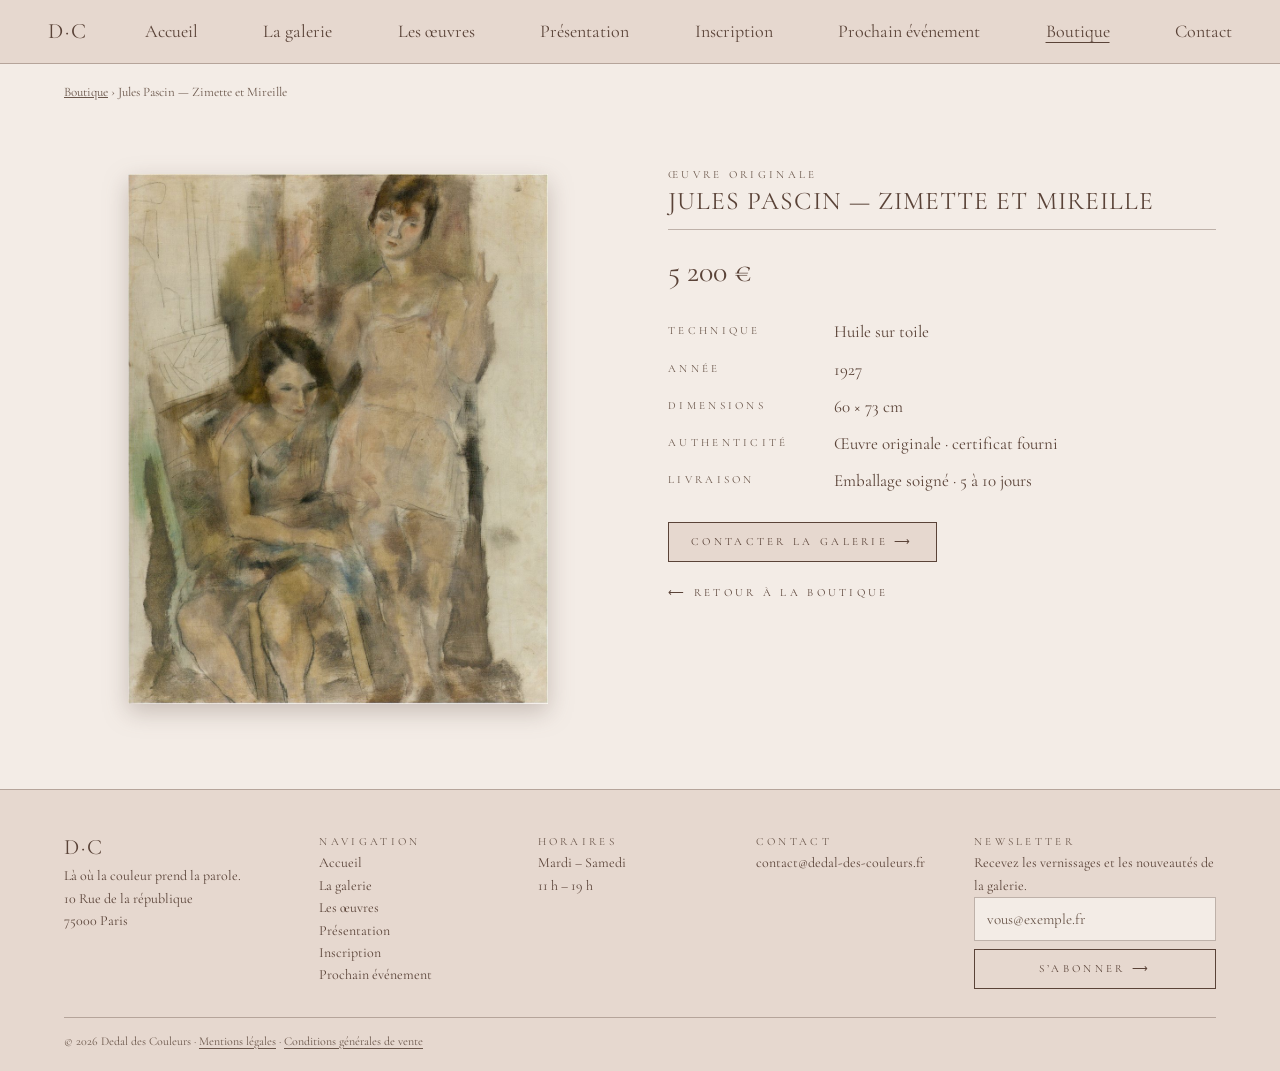
<file: oeuvre-3.html>
<!DOCTYPE html>
<html lang="fr">
<head>
<meta charset="UTF-8">
<meta name="viewport" content="width=device-width, initial-scale=1">
<title>Jules Pascin — Zimette et Mireille — 5 200 € | Dédal des Couleurs</title>
<meta name="description" content="Jules Pascin — Zimette et Mireille : huile sur toile, 1927, 60 × 73 cm. Œuvre originale avec certificat, 5 200 €.">
<link rel="canonical" href="https://matlagg06.github.io/dedal-des-couleurs/oeuvre-3.html">
<meta property="og:type" content="website"><meta property="og:locale" content="fr_FR">
<meta property="og:title" content="Jules Pascin — Zimette et Mireille — 5 200 € | Dédal des Couleurs"><meta property="og:description" content="Jules Pascin — Zimette et Mireille : huile sur toile, 1927, 60 × 73 cm. Œuvre originale avec certificat, 5 200 €."><meta property="og:url" content="https://matlagg06.github.io/dedal-des-couleurs/oeuvre-3.html">
<meta property="og:image" content="https://matlagg06.github.io/dedal-des-couleurs/images/facade-galerie.jpg">
<link rel="preconnect" href="https://fonts.googleapis.com">
<link href="https://fonts.googleapis.com/css2?family=Cormorant+Garamond:ital,wght@0,400;0,500;1,400&display=swap" rel="stylesheet">
<link rel="stylesheet" href="css/style.css">
</head>
<body>
<header class="nav">
  <a class="logo" href="index.html" aria-label="Dédal des Couleurs — accueil">D·C</a>
  <input type="checkbox" id="menu" class="menu-toggle" aria-label="Ouvrir ou fermer le menu">
  <label for="menu" class="burger"><span></span></label>
  <nav aria-label="Navigation principale"><ul><li><a href="index.html">Accueil</a></li><li><a href="index.html#galerie">La galerie</a></li><li><a href="index.html#oeuvres">Les œuvres</a></li><li><a href="index.html#presentation">Présentation</a></li><li><a href="index.html#inscription">Inscription</a></li><li><a href="index.html#evenement">Prochain événement</a></li><li><a href="boutique.html" aria-current="page">Boutique</a></li><li><a href="contact.html">Contact</a></li></ul></nav>
</header>
<main>
<nav class="fil" aria-label="Fil d’Ariane"><a href="boutique.html">Boutique</a> › Jules Pascin — Zimette et Mireille</nav>
<article class="produit">
  <img class="toile" src="images/oeuvre-3-pascin.jpg" alt="Jules Pascin, Zimette et Mireille, 1927" width="952" height="1200" loading="lazy" decoding="async">
  <div>
    <span class="label">Œuvre originale</span>
    <h1>Jules Pascin — Zimette et Mireille</h1><hr class="filet">
    <p class="prix">5 200 €</p>
    <dl><dt>Technique</dt><dd>Huile sur toile</dd><dt>Année</dt><dd>1927</dd><dt>Dimensions</dt><dd>60 × 73 cm</dd>
    <dt>Authenticité</dt><dd>Œuvre originale · certificat fourni</dd><dt>Livraison</dt><dd>Emballage soigné · 5 à 10 jours</dd></dl>
    <a class="btn" href="contact.html">Contacter la galerie ⟶</a><br>
    <a class="retour" href="boutique.html">⟵ Retour à la boutique</a>
  </div>
</article>
</main>
<footer>
  <div class="pied">
    <div><p class="logo">D·C</p><p>Là où la couleur prend la parole.</p><p>10 Rue de la république<br>75000 Paris</p></div>
    <div><span class="label">Navigation</span><ul><li><a href="index.html">Accueil</a></li><li><a href="index.html#galerie">La galerie</a></li><li><a href="index.html#oeuvres">Les œuvres</a></li><li><a href="index.html#presentation">Présentation</a></li><li><a href="index.html#inscription">Inscription</a></li><li><a href="index.html#evenement">Prochain événement</a></li></ul></div>
    <div><span class="label">Horaires</span><p>Mardi – Samedi<br>11 h – 19 h</p></div>
    <div><span class="label">Contact</span><p>contact@dedal-des-couleurs.fr</p></div>
    <div><span class="label">Newsletter</span><p>Recevez les vernissages et les nouveautés de la galerie.</p>
      <form><input type="email" placeholder="vous@exemple.fr" aria-label="E-mail"><button class="btn" type="submit">S’abonner ⟶</button></form></div>
  </div>
  <p class="copy">© 2026 Dedal des Couleurs · <a href="mentions-legales.html">Mentions légales</a> · <a href="cgv.html">Conditions générales de vente</a></p>
</footer>
</body>
</html>
</file>
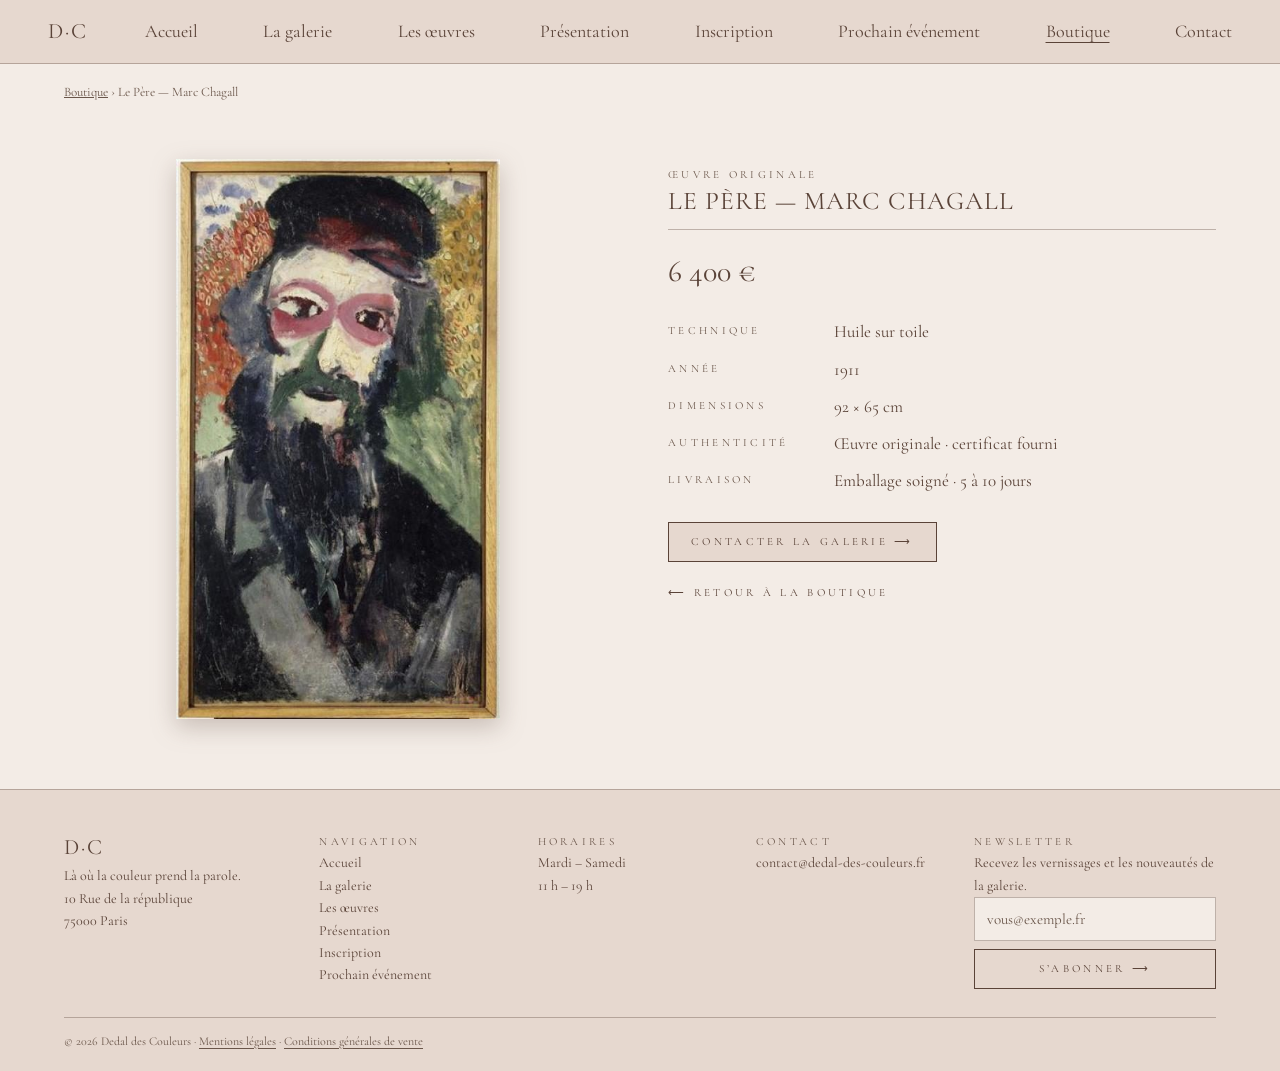
<file: oeuvre-4.html>
<!DOCTYPE html>
<html lang="fr">
<head>
<meta charset="UTF-8">
<meta name="viewport" content="width=device-width, initial-scale=1">
<title>Le Père — Marc Chagall — 6 400 € | Dédal des Couleurs</title>
<meta name="description" content="Le Père — Marc Chagall : huile sur toile, 1911, 92 × 65 cm. Œuvre originale avec certificat, 6 400 €.">
<link rel="canonical" href="https://matlagg06.github.io/dedal-des-couleurs/oeuvre-4.html">
<meta property="og:type" content="website"><meta property="og:locale" content="fr_FR">
<meta property="og:title" content="Le Père — Marc Chagall — 6 400 € | Dédal des Couleurs"><meta property="og:description" content="Le Père — Marc Chagall : huile sur toile, 1911, 92 × 65 cm. Œuvre originale avec certificat, 6 400 €."><meta property="og:url" content="https://matlagg06.github.io/dedal-des-couleurs/oeuvre-4.html">
<meta property="og:image" content="https://matlagg06.github.io/dedal-des-couleurs/images/facade-galerie.jpg">
<link rel="preconnect" href="https://fonts.googleapis.com">
<link href="https://fonts.googleapis.com/css2?family=Cormorant+Garamond:ital,wght@0,400;0,500;1,400&display=swap" rel="stylesheet">
<link rel="stylesheet" href="css/style.css">
</head>
<body>
<header class="nav">
  <a class="logo" href="index.html" aria-label="Dédal des Couleurs — accueil">D·C</a>
  <input type="checkbox" id="menu" class="menu-toggle" aria-label="Ouvrir ou fermer le menu">
  <label for="menu" class="burger"><span></span></label>
  <nav aria-label="Navigation principale"><ul><li><a href="index.html">Accueil</a></li><li><a href="index.html#galerie">La galerie</a></li><li><a href="index.html#oeuvres">Les œuvres</a></li><li><a href="index.html#presentation">Présentation</a></li><li><a href="index.html#inscription">Inscription</a></li><li><a href="index.html#evenement">Prochain événement</a></li><li><a href="boutique.html" aria-current="page">Boutique</a></li><li><a href="contact.html">Contact</a></li></ul></nav>
</header>
<main>
<nav class="fil" aria-label="Fil d’Ariane"><a href="boutique.html">Boutique</a> › Le Père — Marc Chagall</nav>
<article class="produit">
  <img class="toile" src="images/oeuvre-4-chagall.jpg" alt="Marc Chagall, Le Père, 1911" width="462" height="800" loading="lazy" decoding="async">
  <div>
    <span class="label">Œuvre originale</span>
    <h1>Le Père — Marc Chagall</h1><hr class="filet">
    <p class="prix">6 400 €</p>
    <dl><dt>Technique</dt><dd>Huile sur toile</dd><dt>Année</dt><dd>1911</dd><dt>Dimensions</dt><dd>92 × 65 cm</dd>
    <dt>Authenticité</dt><dd>Œuvre originale · certificat fourni</dd><dt>Livraison</dt><dd>Emballage soigné · 5 à 10 jours</dd></dl>
    <a class="btn" href="contact.html">Contacter la galerie ⟶</a><br>
    <a class="retour" href="boutique.html">⟵ Retour à la boutique</a>
  </div>
</article>
</main>
<footer>
  <div class="pied">
    <div><p class="logo">D·C</p><p>Là où la couleur prend la parole.</p><p>10 Rue de la république<br>75000 Paris</p></div>
    <div><span class="label">Navigation</span><ul><li><a href="index.html">Accueil</a></li><li><a href="index.html#galerie">La galerie</a></li><li><a href="index.html#oeuvres">Les œuvres</a></li><li><a href="index.html#presentation">Présentation</a></li><li><a href="index.html#inscription">Inscription</a></li><li><a href="index.html#evenement">Prochain événement</a></li></ul></div>
    <div><span class="label">Horaires</span><p>Mardi – Samedi<br>11 h – 19 h</p></div>
    <div><span class="label">Contact</span><p>contact@dedal-des-couleurs.fr</p></div>
    <div><span class="label">Newsletter</span><p>Recevez les vernissages et les nouveautés de la galerie.</p>
      <form><input type="email" placeholder="vous@exemple.fr" aria-label="E-mail"><button class="btn" type="submit">S’abonner ⟶</button></form></div>
  </div>
  <p class="copy">© 2026 Dedal des Couleurs · <a href="mentions-legales.html">Mentions légales</a> · <a href="cgv.html">Conditions générales de vente</a></p>
</footer>
</body>
</html>
</file>
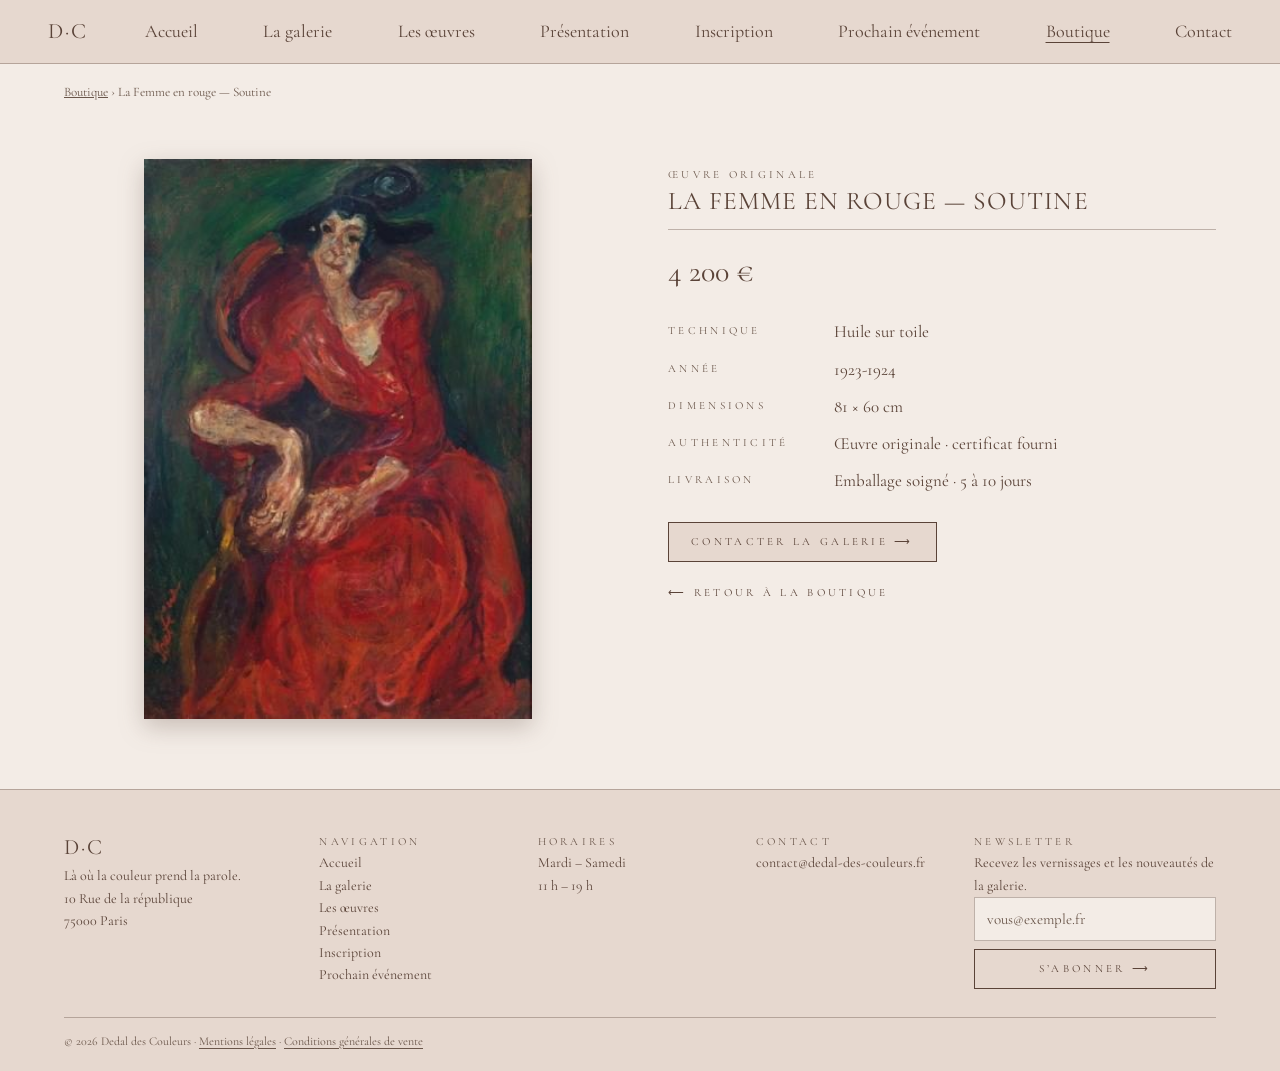
<file: oeuvre-5.html>
<!DOCTYPE html>
<html lang="fr">
<head>
<meta charset="UTF-8">
<meta name="viewport" content="width=device-width, initial-scale=1">
<title>La Femme en rouge — Soutine — 4 200 € | Dédal des Couleurs</title>
<meta name="description" content="La Femme en rouge — Soutine : huile sur toile, 1923-1924, 81 × 60 cm. Œuvre originale avec certificat, 4 200 €.">
<link rel="canonical" href="https://matlagg06.github.io/dedal-des-couleurs/oeuvre-5.html">
<meta property="og:type" content="website"><meta property="og:locale" content="fr_FR">
<meta property="og:title" content="La Femme en rouge — Soutine — 4 200 € | Dédal des Couleurs"><meta property="og:description" content="La Femme en rouge — Soutine : huile sur toile, 1923-1924, 81 × 60 cm. Œuvre originale avec certificat, 4 200 €."><meta property="og:url" content="https://matlagg06.github.io/dedal-des-couleurs/oeuvre-5.html">
<meta property="og:image" content="https://matlagg06.github.io/dedal-des-couleurs/images/facade-galerie.jpg">
<link rel="preconnect" href="https://fonts.googleapis.com">
<link href="https://fonts.googleapis.com/css2?family=Cormorant+Garamond:ital,wght@0,400;0,500;1,400&display=swap" rel="stylesheet">
<link rel="stylesheet" href="css/style.css">
</head>
<body>
<header class="nav">
  <a class="logo" href="index.html" aria-label="Dédal des Couleurs — accueil">D·C</a>
  <input type="checkbox" id="menu" class="menu-toggle" aria-label="Ouvrir ou fermer le menu">
  <label for="menu" class="burger"><span></span></label>
  <nav aria-label="Navigation principale"><ul><li><a href="index.html">Accueil</a></li><li><a href="index.html#galerie">La galerie</a></li><li><a href="index.html#oeuvres">Les œuvres</a></li><li><a href="index.html#presentation">Présentation</a></li><li><a href="index.html#inscription">Inscription</a></li><li><a href="index.html#evenement">Prochain événement</a></li><li><a href="boutique.html" aria-current="page">Boutique</a></li><li><a href="contact.html">Contact</a></li></ul></nav>
</header>
<main>
<nav class="fil" aria-label="Fil d’Ariane"><a href="boutique.html">Boutique</a> › La Femme en rouge — Soutine</nav>
<article class="produit">
  <img class="toile" src="images/oeuvre-5-soutine-rouge.jpg" alt="Chaïm Soutine, La Femme en rouge, 1923-1924" width="346" height="500" loading="lazy" decoding="async">
  <div>
    <span class="label">Œuvre originale</span>
    <h1>La Femme en rouge — Soutine</h1><hr class="filet">
    <p class="prix">4 200 €</p>
    <dl><dt>Technique</dt><dd>Huile sur toile</dd><dt>Année</dt><dd>1923-1924</dd><dt>Dimensions</dt><dd>81 × 60 cm</dd>
    <dt>Authenticité</dt><dd>Œuvre originale · certificat fourni</dd><dt>Livraison</dt><dd>Emballage soigné · 5 à 10 jours</dd></dl>
    <a class="btn" href="contact.html">Contacter la galerie ⟶</a><br>
    <a class="retour" href="boutique.html">⟵ Retour à la boutique</a>
  </div>
</article>
</main>
<footer>
  <div class="pied">
    <div><p class="logo">D·C</p><p>Là où la couleur prend la parole.</p><p>10 Rue de la république<br>75000 Paris</p></div>
    <div><span class="label">Navigation</span><ul><li><a href="index.html">Accueil</a></li><li><a href="index.html#galerie">La galerie</a></li><li><a href="index.html#oeuvres">Les œuvres</a></li><li><a href="index.html#presentation">Présentation</a></li><li><a href="index.html#inscription">Inscription</a></li><li><a href="index.html#evenement">Prochain événement</a></li></ul></div>
    <div><span class="label">Horaires</span><p>Mardi – Samedi<br>11 h – 19 h</p></div>
    <div><span class="label">Contact</span><p>contact@dedal-des-couleurs.fr</p></div>
    <div><span class="label">Newsletter</span><p>Recevez les vernissages et les nouveautés de la galerie.</p>
      <form><input type="email" placeholder="vous@exemple.fr" aria-label="E-mail"><button class="btn" type="submit">S’abonner ⟶</button></form></div>
  </div>
  <p class="copy">© 2026 Dedal des Couleurs · <a href="mentions-legales.html">Mentions légales</a> · <a href="cgv.html">Conditions générales de vente</a></p>
</footer>
</body>
</html>
</file>
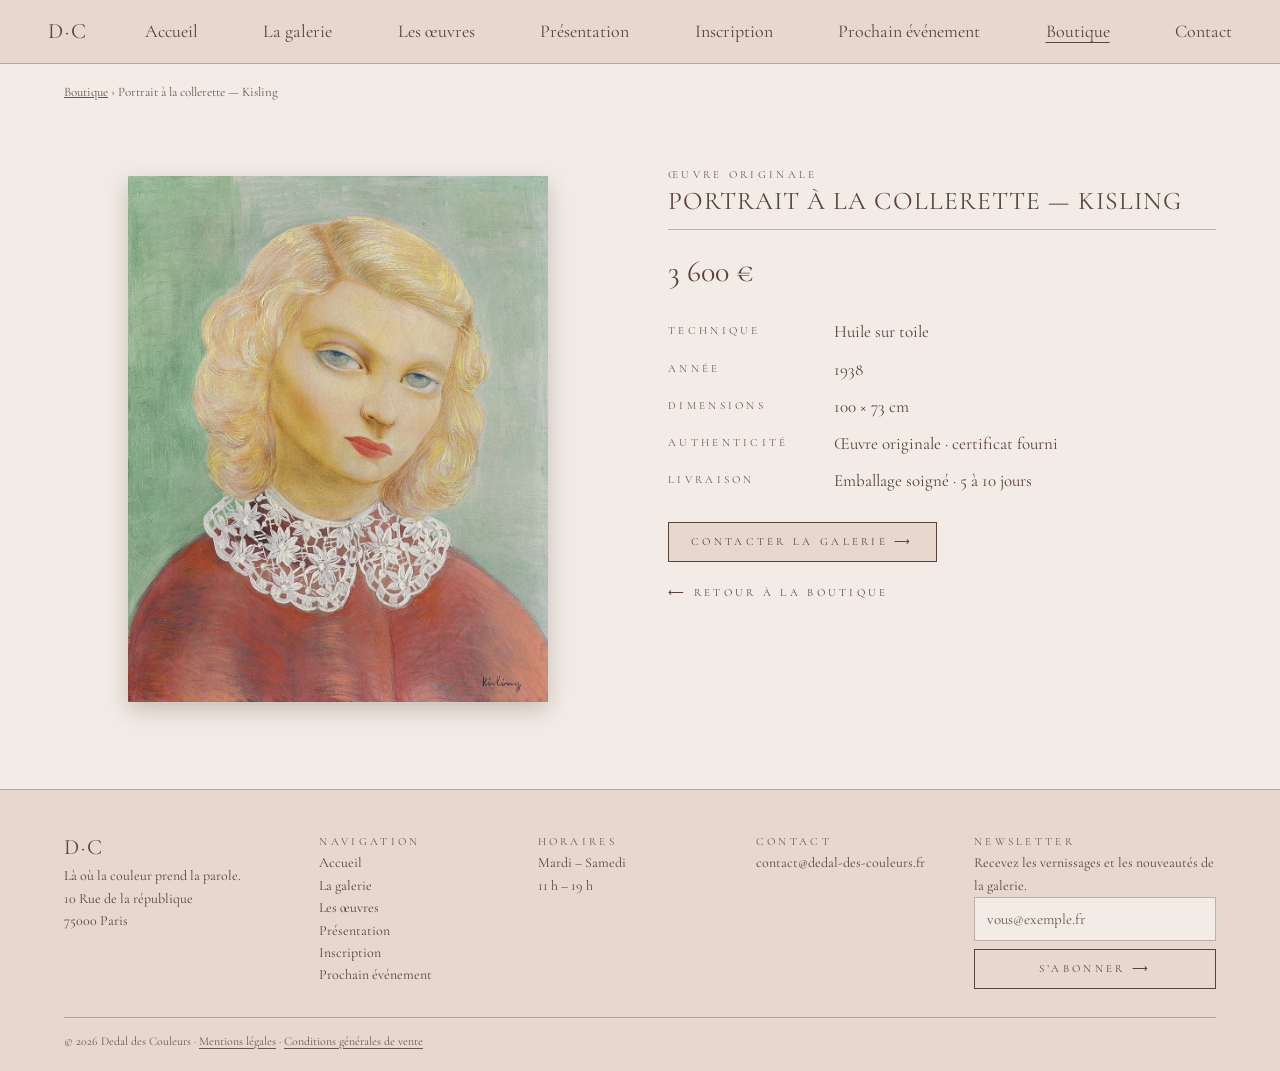
<file: oeuvre-6.html>
<!DOCTYPE html>
<html lang="fr">
<head>
<meta charset="UTF-8">
<meta name="viewport" content="width=device-width, initial-scale=1">
<title>Portrait à la collerette — Kisling — 3 600 € | Dédal des Couleurs</title>
<meta name="description" content="Portrait à la collerette — Kisling : huile sur toile, 1938, 100 × 73 cm. Œuvre originale avec certificat, 3 600 €.">
<link rel="canonical" href="https://matlagg06.github.io/dedal-des-couleurs/oeuvre-6.html">
<meta property="og:type" content="website"><meta property="og:locale" content="fr_FR">
<meta property="og:title" content="Portrait à la collerette — Kisling — 3 600 € | Dédal des Couleurs"><meta property="og:description" content="Portrait à la collerette — Kisling : huile sur toile, 1938, 100 × 73 cm. Œuvre originale avec certificat, 3 600 €."><meta property="og:url" content="https://matlagg06.github.io/dedal-des-couleurs/oeuvre-6.html">
<meta property="og:image" content="https://matlagg06.github.io/dedal-des-couleurs/images/facade-galerie.jpg">
<link rel="preconnect" href="https://fonts.googleapis.com">
<link href="https://fonts.googleapis.com/css2?family=Cormorant+Garamond:ital,wght@0,400;0,500;1,400&display=swap" rel="stylesheet">
<link rel="stylesheet" href="css/style.css">
</head>
<body>
<header class="nav">
  <a class="logo" href="index.html" aria-label="Dédal des Couleurs — accueil">D·C</a>
  <input type="checkbox" id="menu" class="menu-toggle" aria-label="Ouvrir ou fermer le menu">
  <label for="menu" class="burger"><span></span></label>
  <nav aria-label="Navigation principale"><ul><li><a href="index.html">Accueil</a></li><li><a href="index.html#galerie">La galerie</a></li><li><a href="index.html#oeuvres">Les œuvres</a></li><li><a href="index.html#presentation">Présentation</a></li><li><a href="index.html#inscription">Inscription</a></li><li><a href="index.html#evenement">Prochain événement</a></li><li><a href="boutique.html" aria-current="page">Boutique</a></li><li><a href="contact.html">Contact</a></li></ul></nav>
</header>
<main>
<nav class="fil" aria-label="Fil d’Ariane"><a href="boutique.html">Boutique</a> › Portrait à la collerette — Kisling</nav>
<article class="produit">
  <img class="toile" src="images/oeuvre-6-kisling.jpg" alt="Moïse Kisling, Portrait à la collerette, 1938" width="958" height="1200" loading="lazy" decoding="async">
  <div>
    <span class="label">Œuvre originale</span>
    <h1>Portrait à la collerette — Kisling</h1><hr class="filet">
    <p class="prix">3 600 €</p>
    <dl><dt>Technique</dt><dd>Huile sur toile</dd><dt>Année</dt><dd>1938</dd><dt>Dimensions</dt><dd>100 × 73 cm</dd>
    <dt>Authenticité</dt><dd>Œuvre originale · certificat fourni</dd><dt>Livraison</dt><dd>Emballage soigné · 5 à 10 jours</dd></dl>
    <a class="btn" href="contact.html">Contacter la galerie ⟶</a><br>
    <a class="retour" href="boutique.html">⟵ Retour à la boutique</a>
  </div>
</article>
</main>
<footer>
  <div class="pied">
    <div><p class="logo">D·C</p><p>Là où la couleur prend la parole.</p><p>10 Rue de la république<br>75000 Paris</p></div>
    <div><span class="label">Navigation</span><ul><li><a href="index.html">Accueil</a></li><li><a href="index.html#galerie">La galerie</a></li><li><a href="index.html#oeuvres">Les œuvres</a></li><li><a href="index.html#presentation">Présentation</a></li><li><a href="index.html#inscription">Inscription</a></li><li><a href="index.html#evenement">Prochain événement</a></li></ul></div>
    <div><span class="label">Horaires</span><p>Mardi – Samedi<br>11 h – 19 h</p></div>
    <div><span class="label">Contact</span><p>contact@dedal-des-couleurs.fr</p></div>
    <div><span class="label">Newsletter</span><p>Recevez les vernissages et les nouveautés de la galerie.</p>
      <form><input type="email" placeholder="vous@exemple.fr" aria-label="E-mail"><button class="btn" type="submit">S’abonner ⟶</button></form></div>
  </div>
  <p class="copy">© 2026 Dedal des Couleurs · <a href="mentions-legales.html">Mentions légales</a> · <a href="cgv.html">Conditions générales de vente</a></p>
</footer>
</body>
</html>
</file>
<file: css/style.css>
:root{
  --beige:#e6d8cf;
  --beige-clair:#f3ece6;
  --brun:#5a4338;
  --brun-doux:#6a564a;
  --trait:rgba(90,67,56,.35);
  --serif:"Cormorant Garamond","Times New Roman",serif;
}
*{box-sizing:border-box;margin:0;padding:0}
html{scroll-behavior:smooth}
body{font-family:var(--serif);color:var(--brun);background:var(--beige-clair);font-size:17px;line-height:1.6}
a{color:inherit;text-decoration:none}
img,.toile{display:block;width:100%}
/* Petites capitales espacées (labels) */
.label{font-size:11px;letter-spacing:.3em;text-transform:uppercase;color:var(--brun-doux)}
h1,h2,h3{font-weight:400;letter-spacing:.04em;text-transform:uppercase;line-height:1.15}
h2{font-size:34px}
.filet{border:0;border-top:1px solid var(--trait);margin:14px 0 18px;width:100%}
/* Navigation */
.nav{position:sticky;top:0;z-index:10;display:flex;justify-content:space-between;align-items:center;
  padding:14px 48px;background:var(--beige);border-bottom:1px solid var(--trait)}
.logo{font-size:22px;letter-spacing:.1em}
.nav nav{flex:1;margin-left:56px}
.nav ul{display:flex;justify-content:space-between;gap:16px;list-style:none;font-size:18px}
.nav a:hover,.nav .actif{text-decoration:underline;text-underline-offset:5px}
/* Boutons */
.btn{display:inline-block;padding:10px 22px;border:1px solid var(--brun);background:var(--beige);
  font:inherit;font-size:11px;letter-spacing:.3em;text-transform:uppercase;color:var(--brun);cursor:pointer;transition:.2s}
.btn:hover{background:var(--brun);color:var(--beige-clair)}
/* Hero */
.hero{display:grid;grid-template-columns:1fr 1fr;min-height:560px;border-bottom:1px solid var(--trait)}
.hero-texte{background:var(--beige);padding:90px 64px;display:flex;flex-direction:column;justify-content:center;gap:18px}
.hero-texte h1{font-size:52px}
.hero-texte p{font-style:italic;font-size:20px}
.hero-img{background:linear-gradient(160deg,#b9a190,#6b5346)}
/* Bloc galerie */
.galerie{display:grid;grid-template-columns:1fr 1fr;border-bottom:1px solid var(--trait)}
.galerie .titre{background:var(--beige);padding:64px;display:flex;flex-direction:column;justify-content:center}
.galerie .img{min-height:240px;background:linear-gradient(200deg,#a88c7a,#4d3b31)}
.infos{display:grid;grid-template-columns:200px 1fr;gap:32px;padding:40px 64px}
.infos-cols{display:grid;grid-template-columns:repeat(3,1fr);gap:32px;padding:0 64px 40px 296px}
.infos-cols p{font-size:15px}
/* Œuvres + boutique */
.oeuvres{background:var(--beige);padding:36px 64px 20px}
.grille{display:grid;grid-template-columns:repeat(3,1fr);gap:44px 36px;padding:48px 64px}
.carte{text-align:center}
.toile{aspect-ratio:3/4;max-width:320px;margin:0 auto 14px;border:1px solid var(--trait);box-shadow:0 8px 22px rgba(90,67,56,.18)}
.t1{background:linear-gradient(160deg,#e8c88a,#b97c3d)}
.t2{background:linear-gradient(160deg,#a8472f,#5b2a20)}
.t3{background:linear-gradient(160deg,#c9bfa6,#8d826b)}
.t4{background:linear-gradient(160deg,#3a3a3a,#7d6a4f)}
.t5{background:linear-gradient(160deg,#b8322e,#4a1a1a)}
.t6{background:linear-gradient(160deg,#e9c9a0,#6fa592)}
.carte h3{font-size:17px;text-transform:none;letter-spacing:.02em}
.carte .detail{font-size:14px;color:var(--brun-doux);font-style:italic}
.prix{font-size:22px;margin:6px 0 12px}
.meta{font-size:13px;color:var(--brun-doux);margin-bottom:12px}
/* Présentation / inscription / événement */
.split{display:grid;grid-template-columns:400px 1fr;border-top:1px solid var(--trait)}
.split .gauche{background:var(--beige);padding:48px 40px;border-right:1px solid var(--trait)}
.split-presentation .gauche{padding-left:24px;padding-right:24px}
.split .droite{padding:56px 64px;max-width:760px}
.portrait{width:100%;max-width:352px;height:auto;margin-bottom:18px}
.citation{font-style:italic;font-size:17px}
.date-grand{font-size:64px;line-height:1}
.droite p{margin-bottom:16px}
/* Formulaires */
form{display:grid;gap:14px;max-width:420px}
label{display:grid;gap:4px}
input,textarea{font:inherit;font-size:15px;padding:9px 12px;background:var(--beige-clair);border:1px solid var(--trait);color:var(--brun)}
input::placeholder,textarea::placeholder{color:var(--brun-doux);opacity:1}
input:focus,textarea:focus{outline:1px solid var(--brun)}
textarea{min-height:110px;resize:vertical}
/* Pied de page */
footer{background:var(--beige);border-top:1px solid var(--trait);padding:40px 64px 20px}
.pied{display:grid;grid-template-columns:1.2fr 1fr 1fr 1fr 1.3fr;gap:32px;font-size:14px}
.pied ul{list-style:none}
.pied form{max-width:none;gap:8px}
.copy{margin-top:28px;padding-top:14px;border-top:1px solid var(--trait);font-size:12px;color:var(--brun-doux)}
/* ===== Menu burger (CSS seul) + pages produit ===== */
.menu-toggle{position:absolute;opacity:0;pointer-events:none}
.burger{display:none;cursor:pointer;width:32px;height:24px;position:relative}
.burger span,.burger span::before,.burger span::after{content:"";position:absolute;left:0;width:100%;height:2px;background:var(--brun);transition:.25s}
.burger span{top:11px}
.burger span::before{top:-8px}
.burger span::after{top:8px}
.menu-toggle:checked~.burger span{background:transparent}
.menu-toggle:checked~.burger span::before{top:0;transform:rotate(45deg)}
.menu-toggle:checked~.burger span::after{top:0;transform:rotate(-45deg)}
.menu-toggle:focus-visible~.burger{outline:2px solid var(--brun);outline-offset:4px}
.nav a[aria-current="page"]{text-decoration:underline;text-underline-offset:5px}
.produit{display:grid;grid-template-columns:1fr 1fr;gap:56px;padding:56px 64px;align-items:start}
.produit .toile{max-width:420px;aspect-ratio:3/4}
.produit dl{display:grid;grid-template-columns:150px 1fr;gap:10px 16px;margin:22px 0 28px}
.produit dt{font-size:11px;letter-spacing:.3em;text-transform:uppercase;color:var(--brun-doux);padding-top:4px}
.produit .prix{font-size:30px}
.retour{display:inline-block;margin-top:22px;font-size:11px;letter-spacing:.3em;text-transform:uppercase}
.fil{padding:18px 64px 0;font-size:13px;color:var(--brun-doux)}
.fil a{text-decoration:underline}
/* ===== Images ===== */
.hero-img,.galerie .img{display:block;width:100%;height:100%;object-fit:cover;background:none}
.galerie .img{min-height:240px}
.portrait{display:block;width:100%;max-width:352px;height:auto;object-fit:contain;background:none}
img.toile{height:auto;object-fit:contain;border:0;box-shadow:none;background:none;filter:drop-shadow(0 8px 12px rgba(90,67,56,.28))}
/* ===== Classes utilitaires ===== */
.titre-carte{font-size:17px;text-transform:none;letter-spacing:.02em}
.intro-form{margin-top:16px}
.hero-texte .btn{align-self:flex-start}

/* ===== Responsive ===== */
@media (max-width:1100px){.nav{padding:14px 24px}.nav nav{margin-left:32px}.nav ul{gap:12px;font-size:17px}}
@media (max-width:900px){
  .nav{padding:12px 20px;flex-direction:column;gap:8px}
  .nav ul{flex-wrap:wrap;justify-content:center;gap:14px}
  .hero,.galerie,.split,.infos{grid-template-columns:1fr}
  .hero-texte,.galerie .titre,.droite,.oeuvres,.grille,footer{padding-left:24px;padding-right:24px}
  .hero-img{min-height:280px}
  .infos{padding:30px 24px}.infos-cols{grid-template-columns:1fr;padding:0 24px 30px}
  .grille{grid-template-columns:repeat(2,1fr);gap:32px 18px}
  .pied{grid-template-columns:1fr 1fr}
}
@media (max-width:520px){.grille{grid-template-columns:1fr}.pied{grid-template-columns:1fr}.hero-texte h1{font-size:38px}}
@media (max-width:900px){
  .nav{flex-direction:row;flex-wrap:wrap;justify-content:space-between;padding:12px 20px;position:sticky}
  .burger{display:block}
  .nav nav{display:none;flex:none;width:100%;order:3;margin-left:0;padding-top:12px}
  .menu-toggle:checked~nav{display:block}
  .nav ul{flex-direction:column;gap:0;align-items:stretch}
  .nav li a{display:block;padding:12px 0;border-top:1px solid var(--trait);font-size:17px}
  .produit{grid-template-columns:1fr;padding:32px 24px;gap:28px}
  .produit .toile{margin:0 auto}
  .fil{padding:14px 24px 0}
}
@media (max-width:520px){.produit dl{grid-template-columns:1fr;gap:2px}.produit dt{padding-top:10px}.hero-texte{padding:56px 24px}.hero-texte h1{font-size:36px}h2{font-size:28px}}
@media (prefers-reduced-motion:reduce){*{transition:none!important;scroll-behavior:auto!important}}
@media (max-width:900px){.hero-img,.galerie .img{height:auto;aspect-ratio:4/3;min-height:0}}

/* ===== Mentions légales ===== */
.mentions{max-width:820px;padding:48px 64px}
.mentions h2{font-size:22px;margin:30px 0 8px}
.mentions p{margin-bottom:12px}
.mentions a,.copy a{text-decoration:underline;text-underline-offset:3px}
@media (max-width:900px){.mentions{padding:32px 24px}}

/* ===== Accueil : le bandeau remplit tout l'écran sous la barre de navigation ===== */
.hero{min-height:calc(100vh - 64px);min-height:calc(100svh - 64px)}
@media (max-width:900px){.hero{min-height:0}}

/* ===== Accueil : « La galerie » + texte de Monsieur Dechewsky = un écran entier ===== */
#galerie{display:flex;flex-direction:column;min-height:calc(100vh - 64px);min-height:calc(100svh - 64px)}
#galerie .galerie{flex:1}
#galerie .galerie .img{align-self:stretch;height:auto}
@media (max-width:900px){#galerie{display:block;min-height:0}#galerie .galerie .img{align-self:auto}}

/* ===== Accueil : « Monsieur Dechewsky » en titre centré, plus grand ===== */
.infos{grid-template-columns:1fr;gap:18px;justify-items:center;text-align:center}
.infos .label{font-size:24px;color:var(--brun)}
.infos p{max-width:900px}
.infos-cols{text-align:center}
@media (min-width:901px){.infos-cols{padding:0 64px 40px}}
@media (max-width:520px){.infos .label{font-size:18px}}
</file>
